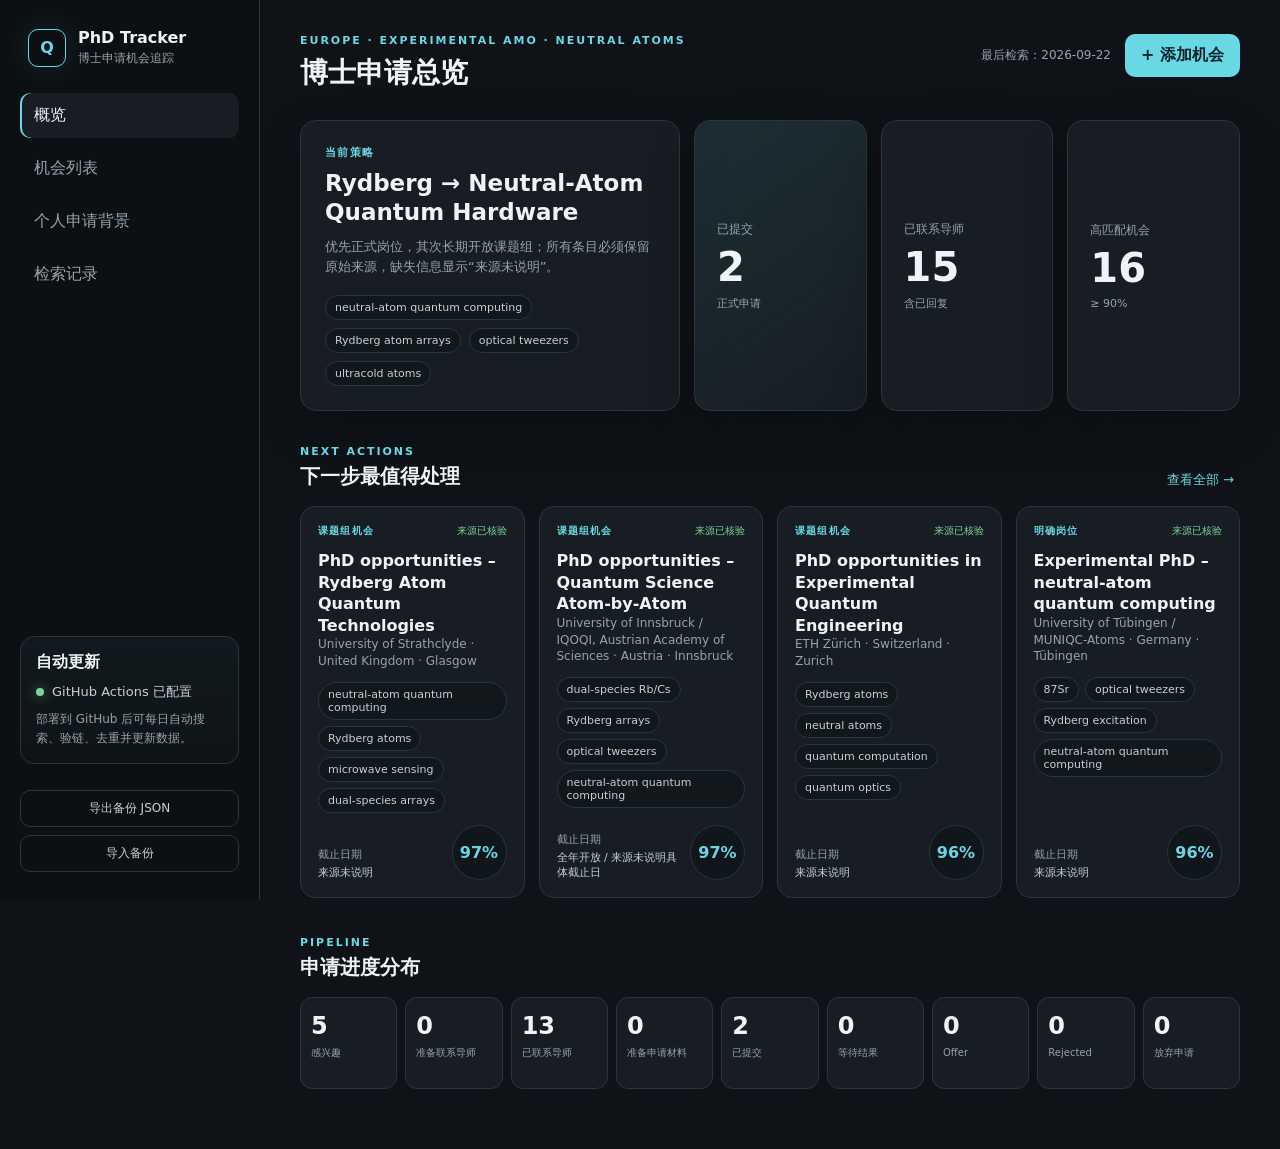
<file: index.html>
<!DOCTYPE html>
<html lang="zh-CN">
<head>
  <meta charset="UTF-8" />
  <meta name="viewport" content="width=device-width, initial-scale=1.0" />
  <title>博士申请机会追踪网站</title>
  <meta name="description" content="欧洲实验物理 / 中性原子量子计算 PhD 机会追踪与申请进度管理" />
  <link rel="stylesheet" href="styles.css" />
</head>
<body>
  <div class="shell">
    <aside class="sidebar">
      <div class="brand">
        <div class="brand-mark">Q</div>
        <div>
          <div class="brand-title">PhD Tracker</div>
          <div class="brand-sub">博士申请机会追踪</div>
        </div>
      </div>

      <nav class="nav">
        <button class="nav-item active" data-view="dashboard">概览</button>
        <button class="nav-item" data-view="opportunities">机会列表</button>
        <button class="nav-item" data-view="profile">个人申请背景</button>
        <button class="nav-item" data-view="history">检索记录</button>
      </nav>

      <div class="side-card">
        <div class="side-card-title">自动更新</div>
        <div class="status-line"><span class="dot ok"></span><span>GitHub Actions 已配置</span></div>
        <div class="side-card-copy">部署到 GitHub 后可每日自动搜索、验链、去重并更新数据。</div>
      </div>

      <div class="side-actions">
        <button id="exportBtn" class="ghost-btn">导出备份 JSON</button>
        <label class="ghost-btn file-label">导入备份<input id="importInput" type="file" accept="application/json" /></label>
      </div>
    </aside>

    <main class="main">
      <header class="topbar">
        <div>
          <div class="eyebrow">EUROPE · EXPERIMENTAL AMO · NEUTRAL ATOMS</div>
          <h1 id="pageTitle">博士申请总览</h1>
        </div>
        <div class="top-actions">
          <div class="last-sync" id="lastSync">最后检索：—</div>
          <button id="addOpportunityBtn" class="primary-btn">+ 添加机会</button>
        </div>
      </header>

      <section id="dashboardView" class="view active-view">
        <div class="hero-grid">
          <div class="hero-card">
            <div class="hero-label">当前策略</div>
            <div class="hero-title">Rydberg → Neutral-Atom Quantum Hardware</div>
            <div class="hero-copy">优先正式岗位，其次长期开放课题组；所有条目必须保留原始来源，缺失信息显示“来源未说明”。</div>
            <div class="hero-tags" id="heroTags"></div>
          </div>
          <div class="metric-card accent">
            <div class="metric-label">已提交</div>
            <div class="metric-value" id="submittedCount">0</div>
            <div class="metric-sub">正式申请</div>
          </div>
          <div class="metric-card">
            <div class="metric-label">已联系导师</div>
            <div class="metric-value" id="contactedCount">0</div>
            <div class="metric-sub">含已回复</div>
          </div>
          <div class="metric-card">
            <div class="metric-label">高匹配机会</div>
            <div class="metric-value" id="highMatchCount">0</div>
            <div class="metric-sub">≥ 90%</div>
          </div>
        </div>

        <div class="section-head">
          <div>
            <div class="section-kicker">NEXT ACTIONS</div>
            <h2>下一步最值得处理</h2>
          </div>
          <button class="text-btn" data-go="opportunities">查看全部 →</button>
        </div>
        <div id="priorityGrid" class="card-grid compact-grid"></div>

        <div class="section-head second">
          <div>
            <div class="section-kicker">PIPELINE</div>
            <h2>申请进度分布</h2>
          </div>
        </div>
        <div id="pipeline" class="pipeline"></div>
      </section>

      <section id="opportunitiesView" class="view">
        <div class="toolbar">
          <div class="search-wrap">
            <input id="searchInput" type="search" placeholder="搜索项目、学校、导师、方向…" />
          </div>
          <select id="statusFilter">
            <option value="">全部状态</option>
          </select>
          <select id="countryFilter"><option value="">全部国家</option></select>
          <select id="typeFilter"><option value="">全部类型</option></select>
          <select id="matchFilter">
            <option value="">全部匹配度</option>
            <option value="90">≥ 90%</option>
            <option value="80">≥ 80%</option>
            <option value="70">≥ 70%</option>
          </select>
        </div>
        <div class="result-meta"><span id="resultCount">0</span> 个机会</div>
        <div id="opportunityGrid" class="card-grid"></div>
      </section>

      <section id="profileView" class="view">
        <div class="profile-layout">
          <form id="profileForm" class="panel form-panel">
            <div class="panel-head">
              <div>
                <div class="section-kicker">MATCHING PROFILE</div>
                <h2>个人申请背景</h2>
              </div>
              <button type="submit" class="primary-btn">保存并重算匹配</button>
            </div>
            <div class="form-grid">
              <label>申请类型<textarea id="applicationType" rows="2"></textarea></label>
              <label>研究方向（每行一个）<textarea id="researchDirections" rows="5"></textarea></label>
              <label>检索关键词（每行一个）<textarea id="keywords" rows="6"></textarea></label>
              <label>教育背景<textarea id="educationBackground" rows="5"></textarea></label>
              <label class="full">科研经历<textarea id="researchExperience" rows="7"></textarea></label>
              <label>目标国家/地区（每行一个）<textarea id="targetRegions" rows="5"></textarea></label>
              <label>目标学校、实验室和导师（每行一个）<textarea id="targetGroups" rows="5"></textarea></label>
              <label class="full">重点关注或参考网站（每行一个）<textarea id="referenceSites" rows="6"></textarea></label>
            </div>
          </form>

          <aside class="panel profile-note">
            <div class="section-kicker">SCORING RULE</div>
            <h3>匹配度如何计算</h3>
            <p>本地页面会根据研究方向、关键词、目标地区和目标课题组进行透明的规则评分。每日检索脚本也使用同一套关键词体系。</p>
            <ul>
              <li>研究关键词重合度</li>
              <li>中性原子 / Rydberg / tweezer 核心词额外加权</li>
              <li>实验 AMO / laser / optics / hardware 与现有技能重合</li>
              <li>目标地区与目标组命中</li>
            </ul>
            <div class="warning">注意：自动评分只用于排序，不代表导师录取概率。</div>
          </aside>
        </div>
      </section>

      <section id="historyView" class="view">
        <div class="panel">
          <div class="panel-head">
            <div>
              <div class="section-kicker">DAILY SEARCH LOG</div>
              <h2>每日检索记录</h2>
            </div>
          </div>
          <div id="historyList" class="history-list"></div>
        </div>
      </section>
    </main>
  </div>

  <div id="detailModal" class="modal hidden">
    <div class="modal-backdrop" data-close-modal></div>
    <div class="modal-card large">
      <button class="modal-close" data-close-modal>×</button>
      <div id="detailContent"></div>
    </div>
  </div>

  <div id="addModal" class="modal hidden">
    <div class="modal-backdrop" data-close-add></div>
    <div class="modal-card">
      <button class="modal-close" data-close-add>×</button>
      <div class="section-kicker">MANUAL ENTRY</div>
      <h2>添加机会</h2>
      <form id="addForm" class="add-form">
        <label>项目名称<input name="title" required /></label>
        <label>学校 / 研究机构<input name="institution" required /></label>
        <div class="two-col">
          <label>国家<input name="country" /></label>
          <label>城市<input name="city" /></label>
        </div>
        <label>导师 / 实验室<input name="supervisor_lab" /></label>
        <label>研究方向（逗号分隔）<input name="research_direction" /></label>
        <label>截止日期<input name="deadline" placeholder="例如 2027-01-15；未知则留空" /></label>
        <label>原始来源链接<input name="source_url" type="url" required /></label>
        <label>备注<textarea name="status_note" rows="4"></textarea></label>
        <button class="primary-btn" type="submit">保存</button>
      </form>
    </div>
  </div>

  <script src="data/profile.js"></script>
  <script src="data/opportunities.js"></script>
  <script src="data/search_log.js"></script>
  <script src="app.js"></script>
</body>
</html>
</file>
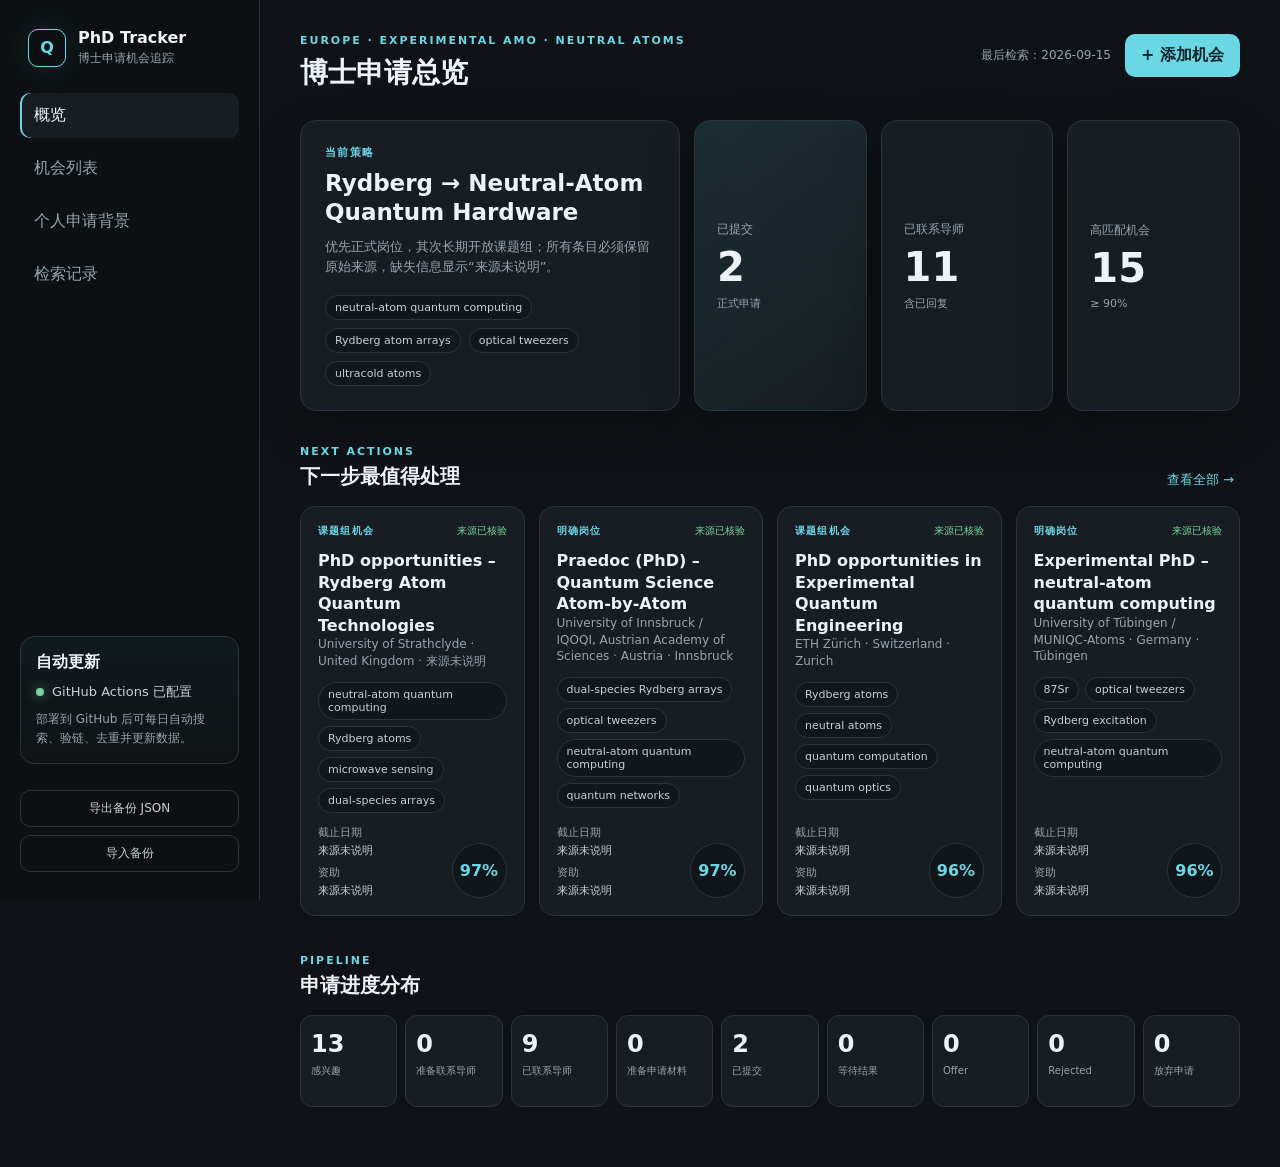
<file: PhD_Tracker_2026-09-15.html>
<!DOCTYPE html>
<html lang="zh-CN">
<head>
  <meta charset="UTF-8" />
  <meta name="viewport" content="width=device-width, initial-scale=1.0" />
  <title>博士申请机会追踪网站</title>
  <meta name="description" content="欧洲实验物理 / 中性原子量子计算 PhD 机会追踪与申请进度管理" />
  <style>
:root {
  --bg: #0f1317;
  --panel: #171d22;
  --panel-2: #1d252b;
  --line: #2a353d;
  --text: #edf3f6;
  --muted: #96a4ad;
  --soft: #c6d0d5;
  --accent: #6ad7e5;
  --accent-2: #f59e5b;
  --good: #78d59b;
  --warn: #f1c76d;
  --bad: #ee7b7b;
  --shadow: 0 18px 50px rgba(0,0,0,.24);
}
*{box-sizing:border-box}
html{background:var(--bg)}
body{margin:0;font-family:Inter,"PingFang SC","Microsoft YaHei",system-ui,-apple-system,sans-serif;background:var(--bg);color:var(--text)}
button,input,select,textarea{font:inherit}
button{cursor:pointer}
a{color:inherit}
.shell{min-height:100vh;display:grid;grid-template-columns:260px 1fr}
.sidebar{position:sticky;top:0;height:100vh;padding:28px 20px;border-right:1px solid var(--line);background:#0c1013;display:flex;flex-direction:column;gap:26px}
.brand{display:flex;align-items:center;gap:12px;padding:0 8px}.brand-mark{width:38px;height:38px;border:1px solid var(--accent);display:grid;place-items:center;font-weight:800;color:var(--accent);border-radius:10px;box-shadow:0 0 28px rgba(106,215,229,.12)}
.brand-title{font-size:16px;font-weight:750}.brand-sub{font-size:12px;color:var(--muted);margin-top:3px}
.nav{display:grid;gap:8px}.nav-item{border:0;background:transparent;color:var(--muted);text-align:left;padding:12px 14px;border-radius:10px}.nav-item:hover,.nav-item.active{background:var(--panel);color:var(--text)}.nav-item.active{box-shadow:inset 2px 0 var(--accent)}
.side-card{margin-top:auto;border:1px solid var(--line);border-radius:14px;padding:15px;background:linear-gradient(180deg,rgba(106,215,229,.05),rgba(255,255,255,.01))}.side-card-title{font-weight:700;margin-bottom:10px}.status-line{display:flex;gap:8px;align-items:center;font-size:13px;color:var(--soft)}.dot{width:8px;height:8px;border-radius:50%;background:var(--muted)}.dot.ok{background:var(--good);box-shadow:0 0 12px rgba(120,213,155,.6)}.side-card-copy{font-size:12px;line-height:1.6;color:var(--muted);margin-top:9px}.side-actions{display:grid;gap:8px}.ghost-btn,.file-label{border:1px solid var(--line);background:transparent;color:var(--soft);border-radius:10px;padding:9px 12px;text-align:center;font-size:12px}.file-label input{display:none}
.main{padding:34px 40px 60px;min-width:0}.topbar{display:flex;justify-content:space-between;align-items:flex-start;gap:20px;margin-bottom:28px}.eyebrow,.section-kicker{font-size:11px;letter-spacing:.18em;color:var(--accent);font-weight:800}.topbar h1{font-size:28px;margin:7px 0 0}.top-actions{display:flex;align-items:center;gap:14px}.last-sync{color:var(--muted);font-size:12px}.primary-btn{border:0;border-radius:10px;padding:11px 16px;background:var(--accent);color:#06242a;font-weight:800}.primary-btn:hover{filter:brightness(1.05)}
.view{display:none}.active-view{display:block}
.hero-grid{display:grid;grid-template-columns:2.2fr repeat(3,1fr);gap:14px}.hero-card,.metric-card,.panel{background:var(--panel);border:1px solid var(--line);border-radius:16px;box-shadow:var(--shadow)}.hero-card{padding:24px}.hero-label{font-size:11px;color:var(--accent);font-weight:800;letter-spacing:.13em}.hero-title{font-size:23px;font-weight:800;line-height:1.25;margin-top:9px}.hero-copy{color:var(--muted);line-height:1.6;font-size:13px;margin-top:10px}.hero-tags{display:flex;gap:8px;flex-wrap:wrap;margin-top:17px}.mini-tag,.tag{border:1px solid var(--line);background:#11171b;color:var(--soft);border-radius:999px;padding:5px 9px;font-size:11px}.metric-card{padding:22px;min-height:150px;display:flex;flex-direction:column;justify-content:center}.metric-card.accent{background:linear-gradient(145deg,rgba(106,215,229,.14),var(--panel))}.metric-label{font-size:12px;color:var(--muted)}.metric-value{font-size:40px;font-weight:850;margin:6px 0}.metric-sub{font-size:11px;color:var(--muted)}
.section-head{display:flex;align-items:end;justify-content:space-between;margin:34px 0 16px}.section-head.second{margin-top:38px}.section-head h2,.panel-head h2{margin:5px 0 0;font-size:20px}.text-btn{border:0;background:transparent;color:var(--accent);font-size:13px}
.card-grid{display:grid;grid-template-columns:repeat(3,minmax(0,1fr));gap:14px}.compact-grid{grid-template-columns:repeat(4,minmax(0,1fr))}.opp-card{border:1px solid var(--line);border-radius:15px;background:var(--panel);padding:17px;display:flex;flex-direction:column;gap:12px;min-width:0;transition:.2s}.opp-card:hover{transform:translateY(-2px);border-color:#3a4c57}.card-top{display:flex;justify-content:space-between;gap:12px}.card-type{font-size:10px;color:var(--accent);font-weight:800;letter-spacing:.12em}.verify{font-size:10px;color:var(--muted)}.verify.ok{color:var(--good)}.opp-title{font-size:16px;font-weight:780;line-height:1.35}.inst{font-size:12px;color:var(--muted);line-height:1.4}.tag-row{display:flex;gap:6px;flex-wrap:wrap}.card-meta{display:grid;grid-template-columns:1fr auto;gap:10px;align-items:end;margin-top:auto}.deadline{font-size:11px;color:var(--soft)}.deadline span{display:block;color:var(--muted);margin-bottom:3px}.match-badge{min-width:55px;height:55px;border-radius:50%;border:1px solid var(--line);display:grid;place-items:center;font-weight:850;color:var(--accent);background:#10161a}.status-select{width:100%;border:1px solid var(--line);background:#10161a;color:var(--text);border-radius:9px;padding:8px 9px}.card-actions{display:flex;gap:8px}.card-actions button{flex:1;border:1px solid var(--line);background:#11171b;color:var(--soft);padding:8px;border-radius:9px}.source-btn{text-decoration:none;border:1px solid var(--line);background:#11171b;color:var(--soft);padding:8px 10px;border-radius:9px;font-size:12px;text-align:center}
.toolbar{display:grid;grid-template-columns:2.2fr repeat(4,1fr);gap:10px}.toolbar input,.toolbar select,.form-panel input,.form-panel textarea,.add-form input,.add-form textarea{width:100%;border:1px solid var(--line);background:#11171b;color:var(--text);border-radius:10px;padding:11px 12px;outline:none}.toolbar input:focus,.form-panel textarea:focus,.add-form input:focus,.add-form textarea:focus{border-color:var(--accent)}.toolbar select{border:1px solid var(--line);background:#11171b;color:var(--text);border-radius:10px;padding:10px}.result-meta{font-size:12px;color:var(--muted);margin:14px 0}
.pipeline{display:grid;grid-template-columns:repeat(9,1fr);gap:8px}.pipe-item{background:var(--panel);border:1px solid var(--line);border-radius:12px;padding:14px 10px;min-height:92px}.pipe-count{font-size:24px;font-weight:850}.pipe-label{font-size:10px;color:var(--muted);line-height:1.3;margin-top:6px}
.profile-layout{display:grid;grid-template-columns:minmax(0,1fr) 320px;gap:16px}.panel{padding:22px}.panel-head{display:flex;justify-content:space-between;align-items:flex-start;gap:20px;margin-bottom:22px}.form-grid{display:grid;grid-template-columns:1fr 1fr;gap:16px}.form-grid .full{grid-column:1/-1}.form-panel label,.add-form label{display:block;font-size:12px;color:var(--soft)}.form-panel textarea,.add-form input,.add-form textarea{margin-top:7px;resize:vertical;line-height:1.55}.profile-note h3{font-size:18px;margin:7px 0 10px}.profile-note p,.profile-note li{font-size:13px;color:var(--muted);line-height:1.65}.profile-note ul{padding-left:18px}.warning{font-size:12px;color:var(--warn);border:1px solid rgba(241,199,109,.26);background:rgba(241,199,109,.05);padding:10px;border-radius:10px;margin-top:16px}
.history-list{display:grid;gap:10px}.history-row{border:1px solid var(--line);background:#11171b;border-radius:12px;padding:14px;display:grid;grid-template-columns:120px 100px 100px 100px 1fr;gap:12px;align-items:center}.history-date{font-weight:800}.history-stat{font-size:12px;color:var(--soft)}.history-stat strong{color:var(--accent);font-size:16px}.history-note{font-size:12px;color:var(--muted)}
.modal{position:fixed;inset:0;z-index:50;display:grid;place-items:center;padding:24px}.modal.hidden{display:none}.modal-backdrop{position:absolute;inset:0;background:rgba(0,0,0,.72);backdrop-filter:blur(4px)}.modal-card{position:relative;width:min(680px,96vw);max-height:90vh;overflow:auto;background:var(--panel);border:1px solid var(--line);border-radius:18px;padding:26px;box-shadow:0 28px 90px rgba(0,0,0,.5)}.modal-card.large{width:min(900px,96vw)}.modal-close{position:absolute;right:15px;top:12px;border:0;background:transparent;color:var(--muted);font-size:28px}.detail-title{font-size:27px;line-height:1.25;margin:8px 40px 8px 0}.detail-sub{color:var(--muted);font-size:13px}.detail-grid{display:grid;grid-template-columns:1fr 1fr;gap:12px;margin:22px 0}.detail-box{border:1px solid var(--line);background:#11171b;border-radius:12px;padding:14px}.detail-box .k{font-size:10px;color:var(--muted);letter-spacing:.1em}.detail-box .v{font-size:13px;line-height:1.55;margin-top:5px}.detail-section{margin-top:20px}.detail-section h3{font-size:13px;color:var(--accent);letter-spacing:.08em;text-transform:uppercase}.detail-section p{font-size:13px;line-height:1.7;color:var(--soft)}.source-link{display:inline-flex;margin-top:10px;text-decoration:none;color:#06242a;background:var(--accent);font-size:12px;font-weight:800;padding:10px 12px;border-radius:9px}.two-col{display:grid;grid-template-columns:1fr 1fr;gap:12px}.add-form{display:grid;gap:13px;margin-top:20px}
.empty{grid-column:1/-1;border:1px dashed var(--line);border-radius:14px;padding:36px;text-align:center;color:var(--muted)}
@media (max-width:1200px){.hero-grid{grid-template-columns:1.6fr 1fr 1fr}.hero-grid .metric-card:last-child{display:none}.card-grid{grid-template-columns:repeat(2,minmax(0,1fr))}.compact-grid{grid-template-columns:repeat(2,minmax(0,1fr))}.toolbar{grid-template-columns:1fr 1fr 1fr}.search-wrap{grid-column:1/-1}.pipeline{grid-template-columns:repeat(5,1fr)}}
@media (max-width:860px){.shell{display:block}.sidebar{position:relative;height:auto;border-right:0;border-bottom:1px solid var(--line)}.nav{grid-template-columns:repeat(4,1fr)}.nav-item{text-align:center}.side-card,.side-actions{display:none}.main{padding:24px 16px 50px}.topbar{display:block}.top-actions{margin-top:14px;justify-content:space-between}.hero-grid,.profile-layout{grid-template-columns:1fr}.card-grid,.compact-grid{grid-template-columns:1fr}.toolbar{grid-template-columns:1fr 1fr}.search-wrap{grid-column:1/-1}.pipeline{grid-template-columns:repeat(3,1fr)}.form-grid{grid-template-columns:1fr}.form-grid .full{grid-column:auto}.history-row{grid-template-columns:1fr 1fr}.history-note{grid-column:1/-1}.detail-grid{grid-template-columns:1fr}}

</style>
</head>
<body>
  <div class="shell">
    <aside class="sidebar">
      <div class="brand">
        <div class="brand-mark">Q</div>
        <div>
          <div class="brand-title">PhD Tracker</div>
          <div class="brand-sub">博士申请机会追踪</div>
        </div>
      </div>

      <nav class="nav">
        <button class="nav-item active" data-view="dashboard">概览</button>
        <button class="nav-item" data-view="opportunities">机会列表</button>
        <button class="nav-item" data-view="profile">个人申请背景</button>
        <button class="nav-item" data-view="history">检索记录</button>
      </nav>

      <div class="side-card">
        <div class="side-card-title">自动更新</div>
        <div class="status-line"><span class="dot ok"></span><span>GitHub Actions 已配置</span></div>
        <div class="side-card-copy">部署到 GitHub 后可每日自动搜索、验链、去重并更新数据。</div>
      </div>

      <div class="side-actions">
        <button id="exportBtn" class="ghost-btn">导出备份 JSON</button>
        <label class="ghost-btn file-label">导入备份<input id="importInput" type="file" accept="application/json" /></label>
      </div>
    </aside>

    <main class="main">
      <header class="topbar">
        <div>
          <div class="eyebrow">EUROPE · EXPERIMENTAL AMO · NEUTRAL ATOMS</div>
          <h1 id="pageTitle">博士申请总览</h1>
        </div>
        <div class="top-actions">
          <div class="last-sync" id="lastSync">最后检索：—</div>
          <button id="addOpportunityBtn" class="primary-btn">+ 添加机会</button>
        </div>
      </header>

      <section id="dashboardView" class="view active-view">
        <div class="hero-grid">
          <div class="hero-card">
            <div class="hero-label">当前策略</div>
            <div class="hero-title">Rydberg → Neutral-Atom Quantum Hardware</div>
            <div class="hero-copy">优先正式岗位，其次长期开放课题组；所有条目必须保留原始来源，缺失信息显示“来源未说明”。</div>
            <div class="hero-tags" id="heroTags"></div>
          </div>
          <div class="metric-card accent">
            <div class="metric-label">已提交</div>
            <div class="metric-value" id="submittedCount">0</div>
            <div class="metric-sub">正式申请</div>
          </div>
          <div class="metric-card">
            <div class="metric-label">已联系导师</div>
            <div class="metric-value" id="contactedCount">0</div>
            <div class="metric-sub">含已回复</div>
          </div>
          <div class="metric-card">
            <div class="metric-label">高匹配机会</div>
            <div class="metric-value" id="highMatchCount">0</div>
            <div class="metric-sub">≥ 90%</div>
          </div>
        </div>

        <div class="section-head">
          <div>
            <div class="section-kicker">NEXT ACTIONS</div>
            <h2>下一步最值得处理</h2>
          </div>
          <button class="text-btn" data-go="opportunities">查看全部 →</button>
        </div>
        <div id="priorityGrid" class="card-grid compact-grid"></div>

        <div class="section-head second">
          <div>
            <div class="section-kicker">PIPELINE</div>
            <h2>申请进度分布</h2>
          </div>
        </div>
        <div id="pipeline" class="pipeline"></div>
      </section>

      <section id="opportunitiesView" class="view">
        <div class="toolbar">
          <div class="search-wrap">
            <input id="searchInput" type="search" placeholder="搜索项目、学校、导师、方向…" />
          </div>
          <select id="statusFilter">
            <option value="">全部状态</option>
          </select>
          <select id="countryFilter"><option value="">全部国家</option></select>
          <select id="typeFilter"><option value="">全部类型</option></select>
          <select id="matchFilter">
            <option value="">全部匹配度</option>
            <option value="90">≥ 90%</option>
            <option value="80">≥ 80%</option>
            <option value="70">≥ 70%</option>
          </select>
        </div>
        <div class="result-meta"><span id="resultCount">0</span> 个机会</div>
        <div id="opportunityGrid" class="card-grid"></div>
      </section>

      <section id="profileView" class="view">
        <div class="profile-layout">
          <form id="profileForm" class="panel form-panel">
            <div class="panel-head">
              <div>
                <div class="section-kicker">MATCHING PROFILE</div>
                <h2>个人申请背景</h2>
              </div>
              <button type="submit" class="primary-btn">保存并重算匹配</button>
            </div>
            <div class="form-grid">
              <label>申请类型<textarea id="applicationType" rows="2"></textarea></label>
              <label>研究方向（每行一个）<textarea id="researchDirections" rows="5"></textarea></label>
              <label>检索关键词（每行一个）<textarea id="keywords" rows="6"></textarea></label>
              <label>教育背景<textarea id="educationBackground" rows="5"></textarea></label>
              <label class="full">科研经历<textarea id="researchExperience" rows="7"></textarea></label>
              <label>目标国家/地区（每行一个）<textarea id="targetRegions" rows="5"></textarea></label>
              <label>目标学校、实验室和导师（每行一个）<textarea id="targetGroups" rows="5"></textarea></label>
              <label class="full">重点关注或参考网站（每行一个）<textarea id="referenceSites" rows="6"></textarea></label>
            </div>
          </form>

          <aside class="panel profile-note">
            <div class="section-kicker">SCORING RULE</div>
            <h3>匹配度如何计算</h3>
            <p>本地页面会根据研究方向、关键词、目标地区和目标课题组进行透明的规则评分。每日检索脚本也使用同一套关键词体系。</p>
            <ul>
              <li>研究关键词重合度</li>
              <li>中性原子 / Rydberg / tweezer 核心词额外加权</li>
              <li>实验 AMO / laser / optics / hardware 与现有技能重合</li>
              <li>目标地区与目标组命中</li>
            </ul>
            <div class="warning">注意：自动评分只用于排序，不代表导师录取概率。</div>
          </aside>
        </div>
      </section>

      <section id="historyView" class="view">
        <div class="panel">
          <div class="panel-head">
            <div>
              <div class="section-kicker">DAILY SEARCH LOG</div>
              <h2>每日检索记录</h2>
            </div>
          </div>
          <div id="historyList" class="history-list"></div>
        </div>
      </section>
    </main>
  </div>

  <div id="detailModal" class="modal hidden">
    <div class="modal-backdrop" data-close-modal></div>
    <div class="modal-card large">
      <button class="modal-close" data-close-modal>×</button>
      <div id="detailContent"></div>
    </div>
  </div>

  <div id="addModal" class="modal hidden">
    <div class="modal-backdrop" data-close-add></div>
    <div class="modal-card">
      <button class="modal-close" data-close-add>×</button>
      <div class="section-kicker">MANUAL ENTRY</div>
      <h2>添加机会</h2>
      <form id="addForm" class="add-form">
        <label>项目名称<input name="title" required /></label>
        <label>学校 / 研究机构<input name="institution" required /></label>
        <div class="two-col">
          <label>国家<input name="country" /></label>
          <label>城市<input name="city" /></label>
        </div>
        <label>导师 / 实验室<input name="supervisor_lab" /></label>
        <label>研究方向（逗号分隔）<input name="research_direction" /></label>
        <label>截止日期<input name="deadline" placeholder="例如 2027-01-15；未知则留空" /></label>
        <label>原始来源链接<input name="source_url" type="url" required /></label>
        <label>备注<textarea name="status_note" rows="4"></textarea></label>
        <button class="primary-btn" type="submit">保存</button>
      </form>
    </div>
  </div>

  <script>
window.SEED_PROFILE = {
  "application_type": "欧洲全奖/岗位制实验物理 PhD，优先 2027 入学",
  "research_directions": [
    "neutral-atom quantum computing",
    "Rydberg atom arrays",
    "optical tweezers",
    "ultracold atoms",
    "Rydberg-mediated quantum gates",
    "quantum hardware",
    "atom-photon interfaces",
    "quantum sensing"
  ],
  "keywords": [
    "Rydberg",
    "neutral atom",
    "optical tweezer",
    "ultracold atom",
    "quantum computing",
    "quantum processor",
    "atom array",
    "quantum hardware",
    "laser cooling",
    "quantum simulation",
    "atomic physics",
    "AMO"
  ],
  "education_background": "Physics Master's student; expected graduation 2027. Experimental atomic physics background.",
  "research_experience": "Rb Rydberg EIT and Autler-Townes spectroscopy; 780/480 nm laser systems; laser frequency stabilization; free-space optical alignment and polarization control; Rydberg atom-microwave interactions; atomic superheterodyne microwave-field measurement; open Fabry-Pérot microwave resonator; HFSS/VNA; optical/RF hardware integration and quantitative analysis.",
  "target_regions": [
    "Germany",
    "Switzerland",
    "Netherlands",
    "France",
    "Austria",
    "United Kingdom",
    "Italy",
    "Denmark",
    "Sweden"
  ],
  "target_groups": [
    "ETH Zürich Experimental Quantum Engineering",
    "MPQ / LMU neutral-atom groups",
    "University of Stuttgart Rydberg Quantum Computing",
    "MUNIQC-Atoms",
    "University of Strathclyde Rydberg Atom Quantum Technologies"
  ],
  "reference_sites": [
    "https://euraxess.ec.europa.eu/jobs",
    "https://www.academictransfer.com/en/",
    "https://academicpositions.com/",
    "https://www.findaphd.com/",
    "official university/research-group vacancy pages"
  ]
};

window.SEED_OPPORTUNITIES = [
  {
    "id": "tue-kat1-phd-2026",
    "type": "明确岗位",
    "title": "PhD in photonic integration and qubit hardware development for quantum computing",
    "institution": "Eindhoven University of Technology (TU/e)",
    "country": "Netherlands",
    "city": "Eindhoven",
    "supervisor_lab": "Servaas Kokkelmans / CQT / KAT-1",
    "research_direction": [
      "neutral-atom quantum computing",
      "Rydberg interactions",
      "Rb/Sr",
      "integrated photonics",
      "quantum hardware"
    ],
    "deadline": "2026-09-30",
    "first_found": "2026-09-12",
    "match_score": 96,
    "open_state": "开放",
    "application_status": "已提交",
    "status_note": "已完成套磁并通过 Grade/Varbi 正式提交。",
    "description": "TU/e 的超冷原子实验室正在开发基于 Rydberg 相互作用的中性原子量子计算平台，岗位聚焦量子比特硬件开发与集成光子学。",
    "requirements": "正式岗位页面要求以申请系统为准；已完成申请。",
    "source_url": "https://tue.varbi.com/pl/what%3Ajob/jobID%3A963525/",
    "source_name": "TU/e official vacancy",
    "source_verified": true,
    "last_checked": "2026-09-15",
    "contact_email": "s.kokkelmans@tue.nl",
    "application_url": "https://tue.varbi.com/en/apply/positionquick/963525/",
    "funding": "€3,204–€4,051/月（官方岗位公布区间）",
    "duration": "来源未说明",
    "platform": "TU/e Coherence and Quantum Technology (CQT) / KAT-1"
  },
  {
    "id": "eth-viebahn-aqp-2026",
    "type": "明确岗位",
    "title": "Doctoral Position in neutral-atom quantum computing",
    "institution": "ETH Zürich",
    "country": "Switzerland",
    "city": "Zurich",
    "supervisor_lab": "Konrad Viebahn / Atom Quantum Processing (AQP)",
    "research_direction": [
      "ultracold neutral atoms",
      "Rb-85",
      "optical lattices",
      "collisional gates",
      "quantum computing"
    ],
    "deadline": "滚动至招满",
    "first_found": "2026-09-12",
    "match_score": 91,
    "open_state": "开放",
    "application_status": "已提交",
    "status_note": "已套磁并完成 ETH 正式申请。",
    "description": "建设新的超冷 Rb 原子量子处理实验室，涵盖激光冷却、俘获、成像、UHV 与实验控制。",
    "requirements": "MSc 或接近完成；实验/量子工程相关背景；申请材料包括 1 页 cover letter、CV、成绩单及两位推荐人联系方式。",
    "source_url": "https://www.jobs.ethz.ch/job/view/JOPG_ethz_VICQKrWgFLEoyEPTP7",
    "source_name": "ETH Zürich official jobs",
    "source_verified": true,
    "last_checked": "2026-09-15",
    "contact_email": "viebahnk@phys.ethz.ch",
    "application_url": "https://www.jobs.ethz.ch/job/view/JOPG_ethz_VICQKrWgFLEoyEPTP7",
    "funding": "ETH 博士雇员制；该岗位页未记录具体薪资数值",
    "duration": "固定期限；具体年限以官方岗位/合同为准",
    "platform": "ETH Institute for Quantum Electronics / D-PHYS · Atom Quantum Processing"
  },
  {
    "id": "eth-xu-eqe-group",
    "type": "课题组机会",
    "title": "PhD opportunities in Experimental Quantum Engineering",
    "institution": "ETH Zürich",
    "country": "Switzerland",
    "city": "Zurich",
    "supervisor_lab": "Wenchao Xu / Experimental Quantum Engineering",
    "research_direction": [
      "Rydberg atoms",
      "neutral atoms",
      "quantum computation",
      "quantum optics",
      "quantum hardware"
    ],
    "deadline": "来源未说明",
    "first_found": "2026-09-12",
    "match_score": 96,
    "open_state": "开放",
    "application_status": "已联系导师",
    "status_note": "已发送套磁邮件。官网要求 PhD applicant 邮件提供动机说明、最新版 CV（含 2–3 位推荐人及 publication list）和成绩单。",
    "description": "EQE 组欢迎相关领域 PhD 申请者，实验 AMO、电子电路/光学系统设计、量子光学与编程经验均为加分项。",
    "requirements": "Brief motivation; up-to-date CV with 2–3 references and publication list if applicable; academic transcript for PhD applicants.",
    "source_url": "https://eqe.ethz.ch/the-group/open-positions/open-position-phd.html",
    "source_name": "ETH EQE official open positions",
    "source_verified": true,
    "last_checked": "2026-09-12",
    "contact_email": "wencxu@phys.ethz.ch",
    "application_url": "mailto:wencxu@phys.ethz.ch",
    "funding": "来源未说明",
    "duration": "来源未说明",
    "platform": "ETH Experimental Quantum Engineering · Rydberg / neutral atoms / quantum interconnects"
  },
  {
    "id": "mpq-foelling-rydyb",
    "type": "明确岗位",
    "title": "PhD position – Ryd-Yb tweezer array",
    "institution": "Max Planck Institute of Quantum Optics / LMU",
    "country": "Germany",
    "city": "来源未说明",
    "supervisor_lab": "Simon Fölling / Ryd-Yb tweezer array",
    "research_direction": [
      "171Yb",
      "optical tweezers",
      "Rydberg interactions",
      "quantum computing",
      "quantum simulation"
    ],
    "deadline": "来源未说明",
    "first_found": "2026-09-12",
    "match_score": 95,
    "open_state": "开放",
    "application_status": "已联系导师",
    "status_note": "已发送套磁邮件，附 CV + Research Summary。",
    "description": "新建 171Yb optical tweezer array 平台，通过 Rydberg 态诱导原子间相互作用，面向量子计算与量子模拟。",
    "requirements": "来源未说明",
    "source_url": "https://www.mpq.mpg.de/6859879/ryd-yb-tweezer-array",
    "source_name": "MPQ official project page",
    "source_verified": true,
    "last_checked": "2026-09-12",
    "contact_email": "simon.foelling@lmu.de",
    "application_url": "https://www.mpq.mpg.de/6859879/ryd-yb-tweezer-array",
    "funding": "来源未说明",
    "duration": "来源未说明",
    "platform": "MPQ / LMU · 171Yb optical tweezers + Rydberg"
  },
  {
    "id": "mpq-aidelsburger-yb",
    "type": "明确岗位",
    "title": "PhD position – Yb hybrid tweezer-lattice",
    "institution": "Max Planck Institute of Quantum Optics / LMU",
    "country": "Germany",
    "city": "来源未说明",
    "supervisor_lab": "Monika Aidelsburger / Yb hybrid tweezer-lattice",
    "research_direction": [
      "ultracold Yb",
      "optical tweezers",
      "optical lattices",
      "quantum simulation",
      "lattice gauge theories"
    ],
    "deadline": "来源未说明",
    "first_found": "2026-09-12",
    "match_score": 86,
    "open_state": "开放",
    "application_status": "已联系导师",
    "status_note": "已发送套磁邮件。",
    "description": "面向超冷费米 Yb 的量子模拟实验平台，将 optical lattice 与 tweezer array 结合实现局域控制。",
    "requirements": "来源未说明",
    "source_url": "https://www.mpq.mpg.de/6859312/yb-hybrid-tweezer-lattice",
    "source_name": "MPQ official project page",
    "source_verified": true,
    "last_checked": "2026-09-12"
  },
  {
    "id": "stuttgart-meinert-rydberg-qc",
    "type": "明确岗位",
    "title": "PhD openings – Rydberg Quantum Computer",
    "institution": "University of Stuttgart",
    "country": "Germany",
    "city": "Stuttgart",
    "supervisor_lab": "Florian Meinert / Tilman Pfau",
    "research_direction": [
      "Rydberg atoms",
      "optical tweezers",
      "neutral-atom quantum computing",
      "active optics",
      "control engineering"
    ],
    "deadline": "来源未说明",
    "first_found": "2026-09-12",
    "match_score": 94,
    "open_state": "开放",
    "application_status": "已联系导师",
    "status_note": "已向 Florian Meinert 发送套磁邮件。",
    "description": "项目目标是实现数百个独立控制 Rydberg 原子的量子计算演示机，官网明确有 PhD/Postdoc openings。",
    "requirements": "偏好 atom trapping、complex control engineering 或 active optics 的强背景。",
    "source_url": "https://www.pi5.uni-stuttgart.de/research/rydberg-quantum-computer/",
    "source_name": "University of Stuttgart official group page",
    "source_verified": true,
    "last_checked": "2026-09-12",
    "contact_email": "f.meinert@physik.uni-stuttgart.de",
    "application_url": "https://www.pi5.uni-stuttgart.de/research/rydberg-quantum-computer/",
    "funding": "来源未说明",
    "duration": "来源未说明",
    "platform": "University of Stuttgart PI5 / QRYD · Rydberg quantum processor"
  },
  {
    "id": "mpq-zeiher-mqv-route",
    "type": "课题组机会",
    "title": "Potential PhD host via fellowship route",
    "institution": "LMU / Max Planck Institute of Quantum Optics",
    "country": "Germany",
    "city": "来源未说明",
    "supervisor_lab": "Johannes Zeiher",
    "research_direction": [
      "neutral atom arrays",
      "Rydberg interactions",
      "quantum computing",
      "quantum simulation"
    ],
    "deadline": "来源未说明",
    "first_found": "2026-09-12",
    "match_score": 90,
    "open_state": "暂无直接岗位",
    "application_status": "已联系导师",
    "status_note": "导师已回复：目前没有直接 position；建议关注 Munich Quantum Valley fellowship，获得 fellowship 后可能在其组读博。",
    "description": "这是导师回复形成的潜在 host 路线，不应视为当前公开 vacancy。",
    "requirements": "取决于 fellowship 官方要求；本条不自行推断。",
    "source_url": "https://www.munich-quantum-valley.de/education/doctoral-fellowships",
    "source_name": "Munich Quantum Valley fellowship",
    "source_verified": true,
    "last_checked": "2026-09-12"
  },
  {
    "id": "institut-optique-browaeys-group",
    "type": "课题组机会",
    "title": "Rydberg atom arrays / quantum simulation group inquiry",
    "institution": "Institut d'Optique / CNRS",
    "country": "France",
    "city": "来源未说明",
    "supervisor_lab": "Antoine Browaeys / Thierry Lahaye",
    "research_direction": [
      "Rb Rydberg arrays",
      "optical tweezers",
      "quantum simulation",
      "neutral atoms"
    ],
    "deadline": "来源未说明",
    "first_found": "2026-09-12",
    "match_score": 91,
    "open_state": "来源未说明",
    "application_status": "已联系导师",
    "status_note": "已发送套磁邮件；当前 tracker 未验证到明确 2027 PhD vacancy。",
    "description": "高匹配研究组机会；当前不把未验证的招生信息标成正式岗位。",
    "requirements": "来源未说明",
    "source_url": "https://www.lcf.institutoptique.fr/groupes/optique-quantique/thematiques/systemes-mesoscopiques-datomes-en-interaction",
    "source_name": "Institut d'Optique / LCF official research page",
    "source_verified": true,
    "last_checked": "2026-09-12"
  },
  {
    "id": "tuebingen-gross-muniqc",
    "type": "明确岗位",
    "title": "Experimental PhD – neutral-atom quantum computing",
    "institution": "University of Tübingen / MUNIQC-Atoms",
    "country": "Germany",
    "city": "Tübingen",
    "supervisor_lab": "Christian Groß / Quantum Many-Body Physics",
    "research_direction": [
      "87Sr",
      "optical tweezers",
      "Rydberg excitation",
      "neutral-atom quantum computing",
      "laser optics",
      "electronics"
    ],
    "deadline": "来源未说明",
    "first_found": "2026-09-12",
    "match_score": 96,
    "open_state": "开放",
    "application_status": "感兴趣",
    "status_note": "建议优先套磁。",
    "description": "MUNIQC-Atoms Tübingen 明确招聘 experimental physics PhD，项目建设 cryogenic Sr tweezer processor，并以 Rydberg excitation 实现纠缠操作。",
    "requirements": "官网明确偏好 atomic physics、laser optics 和 electronics 经验。",
    "source_url": "https://muniqc-atoms.munich-quantum-valley.de/partners/tuebingen",
    "source_name": "MUNIQC-Atoms official partner page",
    "source_verified": true,
    "last_checked": "2026-09-15",
    "contact_email": "christian.gross@uni-tuebingen.de",
    "application_url": "https://muniqc-atoms.munich-quantum-valley.de/partners/tuebingen",
    "funding": "来源未说明",
    "duration": "来源未说明",
    "platform": "MUNIQC-Atoms / Munich Quantum Valley · cryogenic 87Sr tweezer processor"
  },
  {
    "id": "strathclyde-pritchard-group",
    "type": "课题组机会",
    "title": "PhD opportunities – Rydberg Atom Quantum Technologies",
    "institution": "University of Strathclyde",
    "country": "United Kingdom",
    "city": "来源未说明",
    "supervisor_lab": "Jonathan Pritchard / Rydberg Atom Quantum Technologies",
    "research_direction": [
      "neutral-atom quantum computing",
      "Rydberg atoms",
      "microwave sensing",
      "dual-species arrays",
      "quantum error correction"
    ],
    "deadline": "来源未说明",
    "first_found": "2026-09-12",
    "match_score": 97,
    "open_state": "开放",
    "application_status": "感兴趣",
    "status_note": "官方页面明确欢迎联系，并说明有 PhD/PDRA positions。",
    "description": "兼具 neutral-atom QC 与 Rydberg microwave sensing，与你当前 Rydberg EIT/微波测量背景高度重合。",
    "requirements": "具体 PhD 要求以联系 PI 后获得的信息为准。",
    "source_url": "https://umqt.phys.strath.ac.uk/ryd-projects/ryd-main/",
    "source_name": "University of Strathclyde group page",
    "source_verified": true,
    "last_checked": "2026-09-15",
    "contact_email": "jonathan.pritchard@strath.ac.uk",
    "application_url": "https://umqt.phys.strath.ac.uk/ryd-projects/ryd-main/",
    "funding": "来源未说明",
    "duration": "来源未说明",
    "platform": "Strathclyde Rydberg Atom Quantum Technologies · dual-species arrays / QEC / microwave sensing"
  },
  {
    "id": "durham-cornish-2027",
    "type": "明确岗位",
    "title": "Fully funded PhD – Quantum computing with atoms and molecules in optical tweezers",
    "institution": "Durham University",
    "country": "United Kingdom",
    "city": "Durham",
    "supervisor_lab": "Simon L. Cornish / Cornish Lab",
    "research_direction": [
      "optical tweezers",
      "atoms and molecules",
      "quantum computing",
      "ultracold atoms"
    ],
    "deadline": "来源未说明",
    "first_found": "2026-09-12",
    "match_score": 90,
    "open_state": "开放",
    "application_status": "感兴趣",
    "status_note": "官网明确写明 fully funded、2027 年 10 月开始。",
    "description": "Cornish Lab 2027 intake 的全奖博士项目之一，主题是 optical tweezers 中的原子与分子量子计算。",
    "requirements": "来源页面未列出完整申请要求，需联系导师确认。",
    "source_url": "https://www.cornishlabs.uk/join-us",
    "source_name": "Cornish Lab official join-us page",
    "source_verified": true,
    "last_checked": "2026-09-12",
    "contact_email": "s.l.cornish@durham.ac.uk",
    "application_url": "https://www.cornishlabs.uk/join-us",
    "funding": "Fully funded（学费 + stipend；官网未记录具体金额）",
    "duration": "2027年10月开始；年限来源未说明",
    "platform": "Durham Cornish Lab · ultracold atoms/molecules + optical tweezers"
  },
  {
    "id": "bonn-hofferberth-group",
    "type": "课题组机会",
    "title": "PhD opportunities – ultracold atoms and Rydberg physics",
    "institution": "University of Bonn",
    "country": "Germany",
    "city": "Bonn",
    "supervisor_lab": "Sebastian Hofferberth / Nonlinear Quantum Optics",
    "research_direction": [
      "ultracold atoms",
      "Rydberg physics",
      "quantum optics",
      "superatom",
      "atom-photon interaction"
    ],
    "deadline": "来源未说明",
    "first_found": "2026-09-12",
    "match_score": 82,
    "open_state": "开放",
    "application_status": "感兴趣",
    "status_note": "组网页明确表示始终欢迎优秀 PhD/Postdoc candidates。",
    "description": "方向更偏 Rydberg quantum optics 与 ultracold atoms，可作为高质量备选。",
    "requirements": "申请 PDF 包含 CV、publications list 和 possible recommendations。",
    "source_url": "https://www.iap.uni-bonn.de/nqo/en/join-us",
    "source_name": "University of Bonn official group page",
    "source_verified": true,
    "last_checked": "2026-09-12",
    "contact_email": "hofferberth@iap.uni-bonn.de",
    "application_url": "https://www.iap.uni-bonn.de/nqo/en/join-us",
    "funding": "来源未说明",
    "duration": "来源未说明",
    "platform": "University of Bonn Nonlinear Quantum Optics"
  },
  {
    "id": "lens-sr-rydberg-group",
    "type": "课题组机会",
    "title": "Sr Rydberg tweezer / quantum simulation opportunities",
    "institution": "LENS / University of Florence",
    "country": "Italy",
    "city": "Florence",
    "supervisor_lab": "Vladislav Gavryusev / Leonardo Fallani",
    "research_direction": [
      "Sr atoms",
      "optical tweezers",
      "Rydberg",
      "quantum simulation",
      "quantum computation"
    ],
    "deadline": "来源未说明",
    "first_found": "2026-09-12",
    "match_score": 87,
    "open_state": "可咨询",
    "application_status": "感兴趣",
    "status_note": "官网明确提供 job opportunities 联系方式，但当前页面未给出具体 PhD 截止日期。",
    "description": "Sr 单原子 optical tweezer 平台，研究目标包含 quantum simulation / computational arrays。",
    "requirements": "来源未说明",
    "source_url": "https://quantumgases.lens.unifi.it/exp/sr-rydberg/sr-atoms",
    "source_name": "LENS QuantumGases official page",
    "source_verified": true,
    "last_checked": "2026-09-15",
    "contact_email": "gavryusev@lens.unifi.it / fallani@lens.unifi.it",
    "application_url": "https://quantumgases.lens.unifi.it/exp/sr-rydberg",
    "funding": "来源未说明",
    "duration": "来源未说明",
    "platform": "LENS / University of Florence · Sr optical-tweezer neutral-atom platform"
  },
{
  "id": "innsbruck-bernien-praedoc-2026",
  "type": "明确岗位",
  "title": "Praedoc (PhD) – Quantum Science Atom-by-Atom",
  "institution": "University of Innsbruck / IQOQI, Austrian Academy of Sciences",
  "country": "Austria",
  "city": "Innsbruck",
  "supervisor_lab": "Hannes Bernien / BernienLab",
  "research_direction": [
    "dual-species Rydberg arrays",
    "optical tweezers",
    "neutral-atom quantum computing",
    "quantum networks",
    "quantum error correction"
  ],
  "deadline": "来源未说明",
  "first_found": "2026-09-12",
  "match_score": 97,
  "open_state": "开放",
  "application_status": "感兴趣",
  "status_note": "官方 IQOQI 页面列出 Praedoc (Diss) opening；建议优先套磁/申请。",
  "description": "BernienLab 用 optical tweezers 逐原子组装大型量子系统，重点推进双物种 Rydberg arrays、量子计算/模拟和量子网络光子接口。",
  "requirements": "岗位细节需通过官方岗位入口或联系课题组确认。",
  "source_url": "https://iqoqi.at/en/research/groups/1004-bernienlab-quantum-science-atom-by-atom",
  "source_name": "IQOQI official BernienLab page",
  "source_verified": true,
  "last_checked": "2026-09-12",
  "contact_email": "Hannes.Bernien@uibk.ac.at",
  "application_url": "https://iqoqi.at/en/apply/open-positions",
  "funding": "来源未说明",
  "duration": "来源未说明",
  "platform": "IQOQI Innsbruck / Austrian Academy of Sciences + University of Innsbruck"
},
{
  "id": "hamburg-yb-qc-group",
  "type": "课题组机会",
  "title": "PhD opportunities – Yb Quantum Computing and Simulation",
  "institution": "University of Hamburg",
  "country": "Germany",
  "city": "Hamburg",
  "supervisor_lab": "Klaus Sengstock / Christoph Becker / Quantum Gases Group",
  "research_direction": [
    "171Yb",
    "optical tweezers",
    "Rydberg gates",
    "neutral-atom quantum computing",
    "quantum simulation"
  ],
  "deadline": "来源未说明",
  "first_found": "2026-09-12",
  "match_score": 94,
  "open_state": "可咨询",
  "application_status": "感兴趣",
  "status_note": "官网明确欢迎 PhD student 随时联系；建议发送 CV + motivation letter + transcript。",
  "description": "建设 171Yb neutral-atom quantum computing/simulation 平台，包含 optical tweezer arrays、单光子 Rydberg transition、高相干亚稳态和先进激光系统。",
  "requirements": "CV、meaningful motivation letter、transcript of records，以及愿意提供的其他材料。",
  "source_url": "https://www.physik.uni-hamburg.de/en/iqp/sengstock/research/ytterbium-quantum-gases.html",
  "source_name": "University of Hamburg official Yb Quantum Computing page",
  "source_verified": true,
  "last_checked": "2026-09-12",
  "contact_email": "christoph.becker@uni-hamburg.de / sengstock@physnet.uni-hamburg.de",
  "application_url": "mailto:christoph.becker@uni-hamburg.de",
  "funding": "来源未说明",
  "duration": "来源未说明",
  "platform": "University of Hamburg Institute for Quantum Physics · Yb tweezer/Rydberg processor + optical-clock-grade lasers"
},
{
  "id": "darmstadt-quantumguide-phd",
  "type": "明确岗位",
  "title": "PhD – Hollow-core fiber atom guide for quantum devices",
  "institution": "Technical University of Darmstadt",
  "country": "Germany",
  "city": "Darmstadt",
  "supervisor_lab": "Nonlinear & Quantum Optics / QuantumGuide",
  "research_direction": [
    "cold atoms",
    "coherent light-matter interactions",
    "hollow-core fiber",
    "quantum devices",
    "quantum sensing"
  ],
  "deadline": "来源未说明；starting as soon as possible",
  "first_found": "2026-09-12",
  "match_score": 83,
  "open_state": "开放",
  "application_status": "感兴趣",
  "status_note": "明确岗位，可直接邮件提交单个 PDF；适合作为从室温 Rydberg 向 cold-atom hardware 迁移的高质量 backup。",
  "description": "QuantERA QuantumGuide 项目开发 hollow-core-fiber cold-atom source，为量子计算、原子钟和量子传感提供跨真空腔原子导引。",
  "requirements": "MSc Physics；实验 atomic/optical physics；英文；优选 laser cooling 和/或 coherent light-matter interaction。单 PDF：motivation、CV/论文、research interests、BSc/MSc transcripts、2 referees。",
  "source_url": "https://www.iap.tu-darmstadt.de/nlq/student_projects_nlq/openphd_nlq.en.jsp",
  "source_name": "TU Darmstadt official open PhD page",
  "source_verified": true,
  "last_checked": "2026-09-12",
  "contact_email": "quantumguide@physik.tu-darmstadt.de",
  "application_url": "mailto:quantumguide@physik.tu-darmstadt.de",
  "funding": "TV-TU Darmstadt 75%（BMBF funded）",
  "duration": "最长 3 年，可延长",
  "platform": "QuantERA QuantumGuide + TU Darmstadt state-of-the-art laser labs + 欧洲合作网络"
},
{
  "id": "innsbruck-northup-phd",
  "type": "明确岗位",
  "title": "PhD opportunities – Quantum Interfaces",
  "institution": "University of Innsbruck",
  "country": "Austria",
  "city": "Innsbruck",
  "supervisor_lab": "Tracy Northup / Quantum Interfaces",
  "research_direction": [
    "quantum interfaces",
    "atom-photon interaction",
    "quantum optics",
    "experimental AMO"
  ],
  "deadline": "来源未说明",
  "first_found": "2026-09-12",
  "match_score": 78,
  "open_state": "开放",
  "application_status": "感兴趣",
  "status_note": "官网明确鼓励 PhD 申请；不是纯 neutral-atom QC，但属于很强的实验量子光学 backup。",
  "description": "Quantum Interfaces 组招收希望在实验室研究基础量子系统的 PhD / postdoc。",
  "requirements": "邮件：加入动机、1段硕士研究总结、含 references 的 CV；PhD 另附 academic transcript。",
  "source_url": "https://www.uibk.ac.at/en/exphys/research/quantum-interfaces/open-positions/",
  "source_name": "University of Innsbruck official Quantum Interfaces open positions",
  "source_verified": true,
  "last_checked": "2026-09-12",
  "contact_email": "application-northup@uibk.ac.at",
  "application_url": "mailto:application-northup@uibk.ac.at",
  "funding": "来源未说明",
  "duration": "来源未说明",
  "platform": "University of Innsbruck Experimental Physics / Innsbruck quantum optics ecosystem / IQOQI"
},
{
  "id": "strasbourg-whitlock-group",
  "type": "课题组机会",
  "title": "PhD inquiry – Exotic Quantum Matter / Rydberg quantum computing",
  "institution": "University of Strasbourg / ISIS / CESQ",
  "country": "France",
  "city": "Strasbourg",
  "supervisor_lab": "Shannon Whitlock / Exotic Quantum Matter",
  "research_direction": [
    "ultracold atoms",
    "Rydberg interactions",
    "quantum computing",
    "quantum simulation",
    "quantum sensing"
  ],
  "deadline": "来源未说明",
  "first_found": "2026-09-12",
  "match_score": 91,
  "open_state": "可咨询",
  "application_status": "感兴趣",
  "status_note": "当前未核验到明确 2027 PhD vacancy，但研究高度匹配，适合直接询问 2027 机会。",
  "description": "Whitlock 组用激光俘获和操控近绝对零度原子，研究 quantum simulation/sensing/computing，并参与欧洲量子研究和博士培养网络。",
  "requirements": "来源未说明",
  "source_url": "https://isis.unistra.fr/en/cesq/whitlock-exotic-quantum-matter/",
  "source_name": "University of Strasbourg / ISIS official group page",
  "source_verified": true,
  "last_checked": "2026-09-12",
  "contact_email": "whitlock@ipcms.unistra.fr",
  "application_url": "mailto:whitlock@ipcms.unistra.fr",
  "funding": "来源未说明",
  "duration": "来源未说明",
  "platform": "CESQ / University of Strasbourg · QMat / MOQS / QUSTEC / aQCess"
},
{
  "id": "stockholm-hennrich-rydberg-ions-2026",
  "type": "明确岗位",
  "title": "PhD in Physics – 2D quantum simulations with trapped Rydberg ions",
  "institution": "Stockholm University",
  "country": "Sweden",
  "city": "Stockholm",
  "supervisor_lab": "Markus Hennrich / Trapped Ion Quantum Technologies",
  "research_direction": [
    "trapped Rydberg ions",
    "quantum simulation",
    "quantum computing",
    "microwave control",
    "quantum sensing"
  ],
  "deadline": "2026-09-28",
  "first_found": "2026-09-12",
  "match_score": 75,
  "open_state": "开放",
  "application_status": "感兴趣",
  "status_note": "非 neutral-atom 主线，但 Rydberg + microwave + AT/光谱经验可迁移；跨平台 backup。",
  "description": "ERC Synergy OPEN-2QS 项目下的 Rydberg trapped-ion 2D quantum simulation PhD。",
  "requirements": "正式要求以 Stockholm University Varbi 招聘页为准。",
  "source_url": "https://qtech.fysik.su.se/open-positions.html",
  "source_name": "Stockholm University group official open positions",
  "source_verified": true,
  "last_checked": "2026-09-15",
  "contact_email": "markus.hennrich@fysik.su.se",
  "application_url": "https://qtech.fysik.su.se/open-positions.html",
  "funding": "来源未说明",
  "duration": "来源未说明",
  "platform": "ERC Synergy OPEN-2QS · Stockholm University trapped-ion quantum technologies"
},
{
  "id": "copenhagen-qdev-inquiry",
  "type": "课题组机会",
  "title": "General PhD inquiry – Center for Quantum Devices (QDev)",
  "institution": "University of Copenhagen / Niels Bohr Institute",
  "country": "Denmark",
  "city": "Copenhagen",
  "supervisor_lab": "QDev faculty",
  "research_direction": [
    "quantum devices",
    "quantum information",
    "experimental quantum systems"
  ],
  "deadline": "来源未说明",
  "first_found": "2026-09-12",
  "match_score": 64,
  "open_state": "可咨询",
  "application_status": "感兴趣",
  "status_note": "官网明确长期欢迎 PhD 联系；方向较宽，建议找到具体 neutral-atom/AMO faculty 后定向联系。",
  "description": "QDev 长期欢迎潜在 PhD 联系 faculty 讨论机会。",
  "requirements": "具体要求需与相关 faculty 确认。",
  "source_url": "https://qdev.nbi.ku.dk/positions/",
  "source_name": "University of Copenhagen QDev official positions",
  "source_verified": true,
  "last_checked": "2026-09-12",
  "contact_email": "lena.jacobsen@nbi.ku.dk（中心行政；具体机会优先联系目标 faculty）",
  "application_url": "https://qdev.nbi.ku.dk/positions/",
  "funding": "来源未说明",
  "duration": "来源未说明",
  "platform": "Niels Bohr Institute / Center for Quantum Devices"
},
{
  "id": "wigner-bme-microwave-optical-interface-2026",
  "type": "明确岗位",
  "title": "PhD – Strong Atom-Photon Coupling and Microwave-to-Optical Conversion in Cavity-Based Interfaces",
  "institution": "Budapest University of Technology and Economics (BME) / HUN-REN Wigner Research Centre for Physics",
  "country": "Hungary",
  "city": "Budapest",
  "supervisor_lab": "András Dombi / Quantum Optics at Wigner",
  "research_direction": [
    "cold atoms",
    "cavity QED",
    "microwave-to-optical conversion",
    "atom-photon interface",
    "quantum optics"
  ],
  "deadline": "来源未说明",
  "first_found": "2026-09-15",
  "match_score": 93,
  "open_state": "开放/主题已批准",
  "application_status": "感兴趣",
  "status_note": "今天新发现。与你的微波-原子相互作用、腔、光学系统和量子接口背景非常贴；建议优先联系导师确认 2026/27 国际申请与资助方式。",
  "description": "项目目标是构建并表征高效率原子-光子接口，实现微波与光学域之间的相干转换。系统使用冷原子、可移动磁四极阱和单模高精细度光学腔，并结合单光子计数进行状态和转换效率表征。",
  "requirements": "MSc in Physics；英语；扎实的 Quantum Physics 背景。",
  "source_url": "https://phd.physics.bme.hu/node/5102",
  "source_name": "BME Doctoral School of Physical Sciences official topic page",
  "source_verified": true,
  "last_checked": "2026-09-15",
  "contact_email": "dombi.andras@wigner.hun-ren.hu",
  "application_url": "https://physics.ttk.bme.hu/en/phd-felveteli",
  "funding": "主题页显示 Stipendium Hungaricum: Yes；具体奖学金金额/录取批次需以 BME/SH 当期公告为准",
  "duration": "BME Physics PhD 标准学制 4 年（8 semesters）",
  "platform": "HUN-REN Wigner Research Centre for Physics + BME Doctoral School；cold-atom cavity QED / quantum light-matter interface"
},
{
  "id": "wigner-bme-atomic-magnetometry-2026",
  "type": "明确岗位",
  "title": "PhD – Compact Atomic Magnetometry Sensors for Neutral-Atom Quantum Technology",
  "institution": "Budapest University of Technology and Economics (BME) / HUN-REN Wigner Research Centre for Physics",
  "country": "Hungary",
  "city": "Budapest",
  "supervisor_lab": "András Vukics / Wigner Research Centre for Physics",
  "research_direction": [
    "atomic magnetometry",
    "quantum sensing",
    "neutral-atom quantum computing support",
    "experimental optics",
    "laser systems",
    "data acquisition"
  ],
  "deadline": "来源未说明",
  "first_found": "2026-09-15",
  "match_score": 88,
  "open_state": "开放/主题已批准",
  "application_status": "感兴趣",
  "status_note": "今天新发现。不是直接做 Rydberg gate，但目标应用明确是 neutral-atom quantum computing 的磁场监测/校准；你的原子测量、光学、RF 和硬件集成背景匹配。",
  "description": "开发用于量子器件附近精密磁场监控与校准的紧凑原子磁强计传感头，包含光学和电子子系统、原子传感元件紧凑集成、校准及信号处理。项目明确把 neutral-atom quantum computer / simulator 作为主要应用目标之一。",
  "requirements": "MSc in Physics 或相关方向；量子力学与原子物理背景；实验光学、激光系统或数据采集/编程经验为加分项。",
  "source_url": "https://phd.physics.bme.hu/node/5084?language=en",
  "source_name": "BME Doctoral School of Physical Sciences official topic page",
  "source_verified": true,
  "last_checked": "2026-09-15",
  "contact_email": "vukics.andras@wigner.hun-ren.hu",
  "application_url": "https://physics.ttk.bme.hu/en/phd-felveteli",
  "funding": "该主题标注 Stipendium Hungaricum: No；其他国家/学校奖学金或项目资助来源未说明",
  "duration": "BME Physics PhD 标准学制 4 年（8 semesters）",
  "platform": "HUN-REN Wigner Research Centre for Physics + BME；atomic quantum sensing / neutral-atom hardware support"
},
{
  "id": "wigner-bme-cavity-qed-cold-atoms-2026",
  "type": "明确岗位",
  "title": "PhD – Experimental Cavity QED with Cold Atoms",
  "institution": "Budapest University of Technology and Economics (BME) / HUN-REN Wigner Research Centre for Physics",
  "country": "Hungary",
  "city": "Budapest",
  "supervisor_lab": "Dávid Nagy / Péter Domokos / Quantum Optics Laboratory",
  "research_direction": [
    "cold rubidium atoms",
    "cavity QED",
    "high-finesse cavity",
    "quantum light-matter interaction",
    "homodyne detection"
  ],
  "deadline": "来源未说明",
  "first_found": "2026-09-15",
  "match_score": 86,
  "open_state": "开放/主题已批准",
  "application_status": "感兴趣",
  "status_note": "今天新发现。非常适合作为从室温 Rb Rydberg 转向 cold-atom / cavity-QED 平台的迁移型机会。",
  "description": "Wigner Quantum Optics Laboratory 使用激光冷却的 Rb 原子与高精细度光学腔构建强耦合量子光-物质接口。博士期间将升级冷却技术并实现新的 homodyne detection scheme，研究集体原子态和 atom-cavity polariton modes。",
  "requirements": "Quantum physics、atomic physics、optics fundamentals、electronics、Python programming。",
  "source_url": "https://phd.physics.bme.hu/node/5080?language=en",
  "source_name": "BME Doctoral School of Physical Sciences official topic page",
  "source_verified": true,
  "last_checked": "2026-09-15",
  "contact_email": "nagy.david@wigner.hu",
  "application_url": "https://physics.ttk.bme.hu/en/phd-felveteli",
  "funding": "该主题标注 Stipendium Hungaricum: No；其他资助来源未说明",
  "duration": "BME Physics PhD 标准学制 4 年（8 semesters）",
  "platform": "HUN-REN Wigner Quantum Optics Laboratory + BME；laser-cooled Rb + high-finesse cavity QED"
},
{
  "id": "aqt-cdt-2027-watch",
  "type": "未来批次/监控",
  "title": "AQT CDT 2027/28 – Quantum Technology PhD Projects (watchlist)",
  "institution": "Applied Quantum Technologies CDT (UK consortium)",
  "country": "United Kingdom",
  "city": "Multiple UK universities",
  "supervisor_lab": "Multiple supervisors; includes Jonathan Pritchard / Strathclyde neutral-atom projects",
  "research_direction": [
    "quantum technologies",
    "neutral-atom quantum computing",
    "Rydberg atoms",
    "quantum sensing",
    "industry training"
  ],
  "deadline": "2027/28 项目预计 2026年11月开放；当前申请未开放",
  "first_found": "2026-09-15",
  "match_score": 90,
  "open_state": "未来开放",
  "application_status": "感兴趣",
  "status_note": "官方页面明确：2026/27 已关闭，2027/28 项目将在 2026年11月发布并开放申请。建议列入重点提醒。",
  "description": "英国 Applied Quantum Technologies CDT 提供跨校量子技术博士培养。上一批项目中包含 Jonathan Pritchard 的 programmable neutral-atom arrays 项目，使用 Strathclyde SQuAre neutral-atom processor 开展 QEC 和 fault-tolerant algorithms。",
  "requirements": "2027/28 具体要求来源尚未公布；待 2026年11月官方更新。",
  "source_url": "https://www.aqt.ac.uk/programme/phd-projects/",
  "source_name": "AQT CDT official PhD projects page",
  "source_verified": true,
  "last_checked": "2026-09-15",
  "contact_email": "来源未说明（2027/28 具体项目尚未公布）",
  "application_url": "https://www.aqt.ac.uk/programme/phd-projects/",
  "funding": "2027/28 具体资助尚未公布；CDT 项目通常按具体项目/名额说明",
  "duration": "来源未说明（2027/28 批次尚未公布）",
  "platform": "UK Applied Quantum Technologies CDT；跨大学 + 产业合作 + quantum training school"
}
];

window.SEARCH_LOG = [
  {
    "date": "2026-09-15",
    "queries": 10,
    "new_items": 4,
    "verified_links": 10,
    "invalid_links": 0,
    "note": "今日更新：新增 Wigner/BME 微波-光学转换、原子磁强计、cold-atom cavity QED 三个 2026/27 PhD 主题，并加入 AQT CDT 2027/28 十一月开放提醒；复核 TU/e、ETH、Tübingen、Strathclyde、LENS、Stockholm 等状态。"
  },
  {
    "date": "2026-09-12",
    "new_items": 20,
    "verified_links": 19,
    "invalid_links": 0,
    "note": "更新总览：新增 Bernien、Hamburg Yb、TU Darmstadt QuantumGuide、Northup、Whitlock、Stockholm Rydberg ions、Copenhagen QDev，并补充联系邮箱、申请入口、资助和科研平台字段。"
  }
];

const STATUSES = ["感兴趣","准备联系导师","已联系导师","准备申请材料","已提交","等待结果","Offer","Rejected","放弃申请"];
const storageKey = "phdTrackerStateV1";
const profileKey = "phdTrackerProfileV1";

let opportunities = structuredClone(window.SEED_OPPORTUNITIES || []);
let profile = structuredClone(window.SEED_PROFILE || {});
let searchLog = structuredClone(window.SEARCH_LOG || []);

function loadLocalState(){
  try{
    const saved = JSON.parse(localStorage.getItem(storageKey) || "{}");
    if(Array.isArray(saved.override)) {
      opportunities = saved.override;
    } else {
      const byId = saved.byId || {};
      opportunities = opportunities.map(o => ({...o, ...(byId[o.id] || {})}));
      if(Array.isArray(saved.manual)) opportunities.push(...saved.manual);
    }
    const p = JSON.parse(localStorage.getItem(profileKey) || "null");
    if(p) profile = p;
  }catch(e){ console.warn("Local state load failed", e); }
}
function saveState(){
  const seedIds = new Set((window.SEED_OPPORTUNITIES || []).map(o=>o.id));
  const byId = {};
  const manual = [];
  opportunities.forEach(o=>{
    if(seedIds.has(o.id)) byId[o.id] = {application_status:o.application_status,status_note:o.status_note,match_score:o.match_score};
    else manual.push(o);
  });
  localStorage.setItem(storageKey, JSON.stringify({byId,manual}));
}
function saveProfile(){localStorage.setItem(profileKey, JSON.stringify(profile));}
function esc(s){return String(s ?? "").replace(/[&<>'"]/g,c=>({"&":"&amp;","<":"&lt;",">":"&gt;","'":"&#39;",'"':"&quot;"}[c]));}
function sourceLabel(o){return o.source_verified ? "来源已核验" : "待再次核验";}
function statusOptions(current){return STATUSES.map(s=>`<option ${s===current?'selected':''}>${s}</option>`).join('');}
function formatDirections(arr){return (arr||[]).slice(0,4).map(x=>`<span class="tag">${esc(x)}</span>`).join('');}
function cardHTML(o, compact=false){
  return `<article class="opp-card" data-id="${esc(o.id)}">
    <div class="card-top"><div class="card-type">${esc(o.type)}</div><div class="verify ${o.source_verified?'ok':''}">${sourceLabel(o)}</div></div>
    <div>
      <div class="opp-title">${esc(o.title)}</div>
      <div class="inst">${esc(o.institution)} · ${esc(o.country)}${o.city?` · ${esc(o.city)}`:''}</div>
    </div>
    <div class="tag-row">${formatDirections(o.research_direction)}</div>
    <div class="card-meta">
      <div>
        <div class="deadline"><span>截止日期</span>${esc(o.deadline || '来源未说明')}</div>
        <div class="deadline" style="margin-top:7px"><span>资助</span>${esc(o.funding || '来源未说明')}</div>
      </div>
      <div class="match-badge">${Number(o.match_score||0)}%</div>
    </div>
    ${compact ? '' : `<select class="status-select" data-status-id="${esc(o.id)}">${statusOptions(o.application_status)}</select>
    <div class="card-actions"><button data-detail="${esc(o.id)}">查看详情</button><a class="source-btn" href="${esc(o.source_url)}" target="_blank" rel="noopener">原始来源 ↗</a></div>`}
  </article>`;
}
function renderDashboard(){
  const submitted = opportunities.filter(o=>["已提交","等待结果","Offer","Rejected"].includes(o.application_status)).length;
  const contacted = opportunities.filter(o=>["已联系导师","准备申请材料","已提交","等待结果","Offer","Rejected"].includes(o.application_status)).length;
  const high = opportunities.filter(o=>Number(o.match_score)>=90 && !["Rejected","放弃申请"].includes(o.application_status)).length;
  document.getElementById('submittedCount').textContent = submitted;
  document.getElementById('contactedCount').textContent = contacted;
  document.getElementById('highMatchCount').textContent = high;
  document.getElementById('heroTags').innerHTML = (profile.research_directions||[]).slice(0,4).map(x=>`<span class="mini-tag">${esc(x)}</span>`).join('');

  const priority = opportunities.filter(o=>!["已提交","等待结果","Offer","Rejected","放弃申请"].includes(o.application_status))
    .sort((a,b)=>Number(b.match_score)-Number(a.match_score)).slice(0,4);
  document.getElementById('priorityGrid').innerHTML = priority.length ? priority.map(o=>cardHTML(o,true)).join('') : '<div class="empty">暂无待处理机会</div>';
  document.querySelectorAll('#priorityGrid .opp-card').forEach(el=>el.addEventListener('click',()=>openDetail(el.dataset.id)));

  const counts = Object.fromEntries(STATUSES.map(s=>[s,0]));
  opportunities.forEach(o=>counts[o.application_status]=(counts[o.application_status]||0)+1);
  document.getElementById('pipeline').innerHTML = STATUSES.map(s=>`<div class="pipe-item"><div class="pipe-count">${counts[s]||0}</div><div class="pipe-label">${s}</div></div>`).join('');
}
function populateFilters(){
  document.getElementById('statusFilter').innerHTML = '<option value="">全部状态</option>'+STATUSES.map(s=>`<option>${s}</option>`).join('');
  const countries=[...new Set(opportunities.map(o=>o.country).filter(Boolean))].sort();
  document.getElementById('countryFilter').innerHTML='<option value="">全部国家</option>'+countries.map(s=>`<option>${esc(s)}</option>`).join('');
  const types=[...new Set(opportunities.map(o=>o.type).filter(Boolean))];
  document.getElementById('typeFilter').innerHTML='<option value="">全部类型</option>'+types.map(s=>`<option>${esc(s)}</option>`).join('');
}
function renderOpportunities(){
  const q=document.getElementById('searchInput').value.trim().toLowerCase();
  const st=document.getElementById('statusFilter').value;
  const co=document.getElementById('countryFilter').value;
  const ty=document.getElementById('typeFilter').value;
  const m=Number(document.getElementById('matchFilter').value||0);
  const list=opportunities.filter(o=>{
    const hay=[o.title,o.institution,o.country,o.city,o.supervisor_lab,...(o.research_direction||[])].join(' ').toLowerCase();
    return (!q||hay.includes(q))&&(!st||o.application_status===st)&&(!co||o.country===co)&&(!ty||o.type===ty)&&(!m||Number(o.match_score)>=m);
  }).sort((a,b)=>Number(b.match_score)-Number(a.match_score));
  document.getElementById('resultCount').textContent=list.length;
  document.getElementById('opportunityGrid').innerHTML=list.length?list.map(o=>cardHTML(o)).join(''):'<div class="empty">没有符合当前筛选条件的机会</div>';
  document.querySelectorAll('[data-detail]').forEach(b=>b.addEventListener('click',()=>openDetail(b.dataset.detail)));
  document.querySelectorAll('[data-status-id]').forEach(sel=>sel.addEventListener('change',e=>{
    const o=opportunities.find(x=>x.id===e.target.dataset.statusId); if(o){o.application_status=e.target.value;saveState();renderDashboard();}
  }));
}
function openDetail(id){
  const o=opportunities.find(x=>x.id===id); if(!o)return;
  document.getElementById('detailContent').innerHTML=`
    <div class="section-kicker">${esc(o.type)} · ${esc(o.open_state)}</div>
    <div class="detail-title">${esc(o.title)}</div>
    <div class="detail-sub">${esc(o.institution)} · ${esc(o.supervisor_lab)}</div>
    <div class="detail-grid">
      <div class="detail-box"><div class="k">国家 / 城市</div><div class="v">${esc(o.country)} / ${esc(o.city||'来源未说明')}</div></div>
      <div class="detail-box"><div class="k">匹配程度</div><div class="v">${esc(o.match_score)}%</div></div>
      <div class="detail-box"><div class="k">截止日期</div><div class="v">${esc(o.deadline||'来源未说明')}</div></div>
      <div class="detail-box"><div class="k">系统首次检索</div><div class="v">${esc(o.first_found||'来源未说明')}</div></div>
      <div class="detail-box"><div class="k">申请状态</div><div class="v">${esc(o.application_status)}</div></div>
      <div class="detail-box"><div class="k">来源核验</div><div class="v">${esc(sourceLabel(o))} · ${esc(o.last_checked||'来源未说明')}</div></div>
      <div class="detail-box"><div class="k">联系邮箱</div><div class="v">${esc(o.contact_email||'来源未说明')}</div></div>
      <div class="detail-box"><div class="k">工资 / 奖学金</div><div class="v">${esc(o.funding||'来源未说明')}</div></div>
      <div class="detail-box"><div class="k">合同 / 博士年限</div><div class="v">${esc(o.duration||'来源未说明')}</div></div>
      <div class="detail-box"><div class="k">科研 / 培养平台</div><div class="v">${esc(o.platform||'来源未说明')}</div></div>
    </div>
    <div class="detail-section"><h3>申请入口</h3><p>${esc(o.application_url||'来源未说明')}</p>${o.application_url?`<a class="source-link" href="${esc(o.application_url)}" target="_blank" rel="noopener">打开申请入口 ↗</a>`:''}</div>
    <div class="detail-section"><h3>研究方向</h3><div class="tag-row">${formatDirections(o.research_direction)}</div></div>
    <div class="detail-section"><h3>项目内容</h3><p>${esc(o.description||'来源未说明')}</p></div>
    <div class="detail-section"><h3>申请要求</h3><p>${esc(o.requirements||'来源未说明')}</p></div>
    <div class="detail-section"><h3>个人进度备注</h3><p>${esc(o.status_note||'—')}</p></div>
    <div class="detail-section"><h3>原始来源</h3><p>${esc(o.source_name||'来源未说明')}</p><a class="source-link" href="${esc(o.source_url)}" target="_blank" rel="noopener">打开官方 / 原始来源 ↗</a></div>`;
  document.getElementById('detailModal').classList.remove('hidden');
}
function renderProfile(){
  const set=(id,val)=>document.getElementById(id).value=Array.isArray(val)?val.join('\n'):(val||'');
  set('applicationType',profile.application_type);set('researchDirections',profile.research_directions);set('keywords',profile.keywords);set('educationBackground',profile.education_background);set('researchExperience',profile.research_experience);set('targetRegions',profile.target_regions);set('targetGroups',profile.target_groups);set('referenceSites',profile.reference_sites);
}
function calcScore(o){
  const text=[o.title,o.institution,o.supervisor_lab,o.description,...(o.research_direction||[])].join(' ').toLowerCase();
  const kws=(profile.keywords||[]).map(x=>x.toLowerCase());
  let score=48;
  kws.forEach(k=>{if(text.includes(k))score+=3.2});
  ["rydberg","neutral atom","optical tweezer","quantum computing"].forEach(k=>{if(text.includes(k))score+=5});
  (profile.target_regions||[]).forEach(r=>{if((o.country||'').toLowerCase()===r.toLowerCase())score+=2});
  (profile.target_groups||[]).forEach(g=>{const parts=g.toLowerCase().split(/\s+|\/|-/).filter(x=>x.length>4);if(parts.some(p=>text.includes(p)))score+=2});
  return Math.max(50,Math.min(99,Math.round(score)));
}
function renderHistory(){
  document.getElementById('historyList').innerHTML=(searchLog||[]).slice().reverse().map(r=>`<div class="history-row">
    <div class="history-date">${esc(r.date)}</div><div class="history-stat"><strong>${esc(r.new_items||0)}</strong><br>新增</div><div class="history-stat"><strong>${esc(r.verified_links||0)}</strong><br>已验链</div><div class="history-stat"><strong>${esc(r.invalid_links||0)}</strong><br>失效</div><div class="history-note">${esc(r.note||'')}</div>
  </div>`).join('');
}
function switchView(name){
  document.querySelectorAll('.nav-item').forEach(b=>b.classList.toggle('active',b.dataset.view===name));
  document.querySelectorAll('.view').forEach(v=>v.classList.remove('active-view'));
  document.getElementById(name+'View').classList.add('active-view');
  const titles={dashboard:'博士申请总览',opportunities:'PhD 信息列表',profile:'个人申请背景',history:'每日检索记录'};
  document.getElementById('pageTitle').textContent=titles[name]||'博士申请机会追踪';
}
function slug(){return 'manual-'+Date.now().toString(36)}
function addOpportunity(fd){
  const now=new Date().toISOString().slice(0,10);
  const o={id:slug(),type:'手动添加',title:fd.get('title'),institution:fd.get('institution'),country:fd.get('country')||'来源未说明',city:fd.get('city')||'来源未说明',supervisor_lab:fd.get('supervisor_lab')||'来源未说明',research_direction:(fd.get('research_direction')||'').split(',').map(x=>x.trim()).filter(Boolean),deadline:fd.get('deadline')||'来源未说明',first_found:now,match_score:80,open_state:'待核验',application_status:'感兴趣',status_note:fd.get('status_note')||'',description:'手动添加条目；请通过原始来源核验项目内容。',requirements:'来源未说明',source_url:fd.get('source_url'),source_name:'用户手动添加',source_verified:false,last_checked:'尚未自动核验'};
  o.match_score=calcScore(o);opportunities.push(o);saveState();populateFilters();renderDashboard();renderOpportunities();
}
function exportBackup(){
  const blob=new Blob([JSON.stringify({profile,opportunities,exported_at:new Date().toISOString()},null,2)],{type:'application/json'});
  const a=document.createElement('a');a.href=URL.createObjectURL(blob);a.download='phd-tracker-backup.json';a.click();URL.revokeObjectURL(a.href);
}
function importBackup(file){
  const reader=new FileReader();reader.onload=()=>{try{const d=JSON.parse(reader.result);if(d.profile)profile=d.profile;if(Array.isArray(d.opportunities))opportunities=d.opportunities;saveProfile();localStorage.setItem(storageKey,JSON.stringify({override:opportunities}));location.reload();}catch(e){alert('导入失败：JSON 格式不正确');}};reader.readAsText(file);
}

loadLocalState();
const last=(searchLog||[]).slice().sort((a,b)=>String(b.date).localeCompare(String(a.date)))[0];document.getElementById('lastSync').textContent='最后检索：'+(last?.date||'—');
renderDashboard();populateFilters();renderOpportunities();renderProfile();renderHistory();
document.querySelectorAll('.nav-item').forEach(b=>b.addEventListener('click',()=>switchView(b.dataset.view)));
document.querySelectorAll('[data-go]').forEach(b=>b.addEventListener('click',()=>switchView(b.dataset.go)));
['searchInput','statusFilter','countryFilter','typeFilter','matchFilter'].forEach(id=>document.getElementById(id).addEventListener('input',renderOpportunities));
document.querySelectorAll('[data-close-modal]').forEach(x=>x.addEventListener('click',()=>document.getElementById('detailModal').classList.add('hidden')));
document.getElementById('addOpportunityBtn').addEventListener('click',()=>document.getElementById('addModal').classList.remove('hidden'));
document.querySelectorAll('[data-close-add]').forEach(x=>x.addEventListener('click',()=>document.getElementById('addModal').classList.add('hidden')));
document.getElementById('addForm').addEventListener('submit',e=>{e.preventDefault();addOpportunity(new FormData(e.target));e.target.reset();document.getElementById('addModal').classList.add('hidden');});
document.getElementById('profileForm').addEventListener('submit',e=>{e.preventDefault();const lines=id=>document.getElementById(id).value.split('\n').map(x=>x.trim()).filter(Boolean);profile={application_type:document.getElementById('applicationType').value.trim(),research_directions:lines('researchDirections'),keywords:lines('keywords'),education_background:document.getElementById('educationBackground').value.trim(),research_experience:document.getElementById('researchExperience').value.trim(),target_regions:lines('targetRegions'),target_groups:lines('targetGroups'),reference_sites:lines('referenceSites')};opportunities.forEach(o=>o.match_score=calcScore(o));saveProfile();saveState();renderDashboard();renderOpportunities();alert('已保存背景信息并重新计算匹配度。');});
document.getElementById('exportBtn').addEventListener('click',exportBackup);
document.getElementById('importInput').addEventListener('change',e=>e.target.files[0]&&importBackup(e.target.files[0]));

</script>
</body>
</html>
</file>
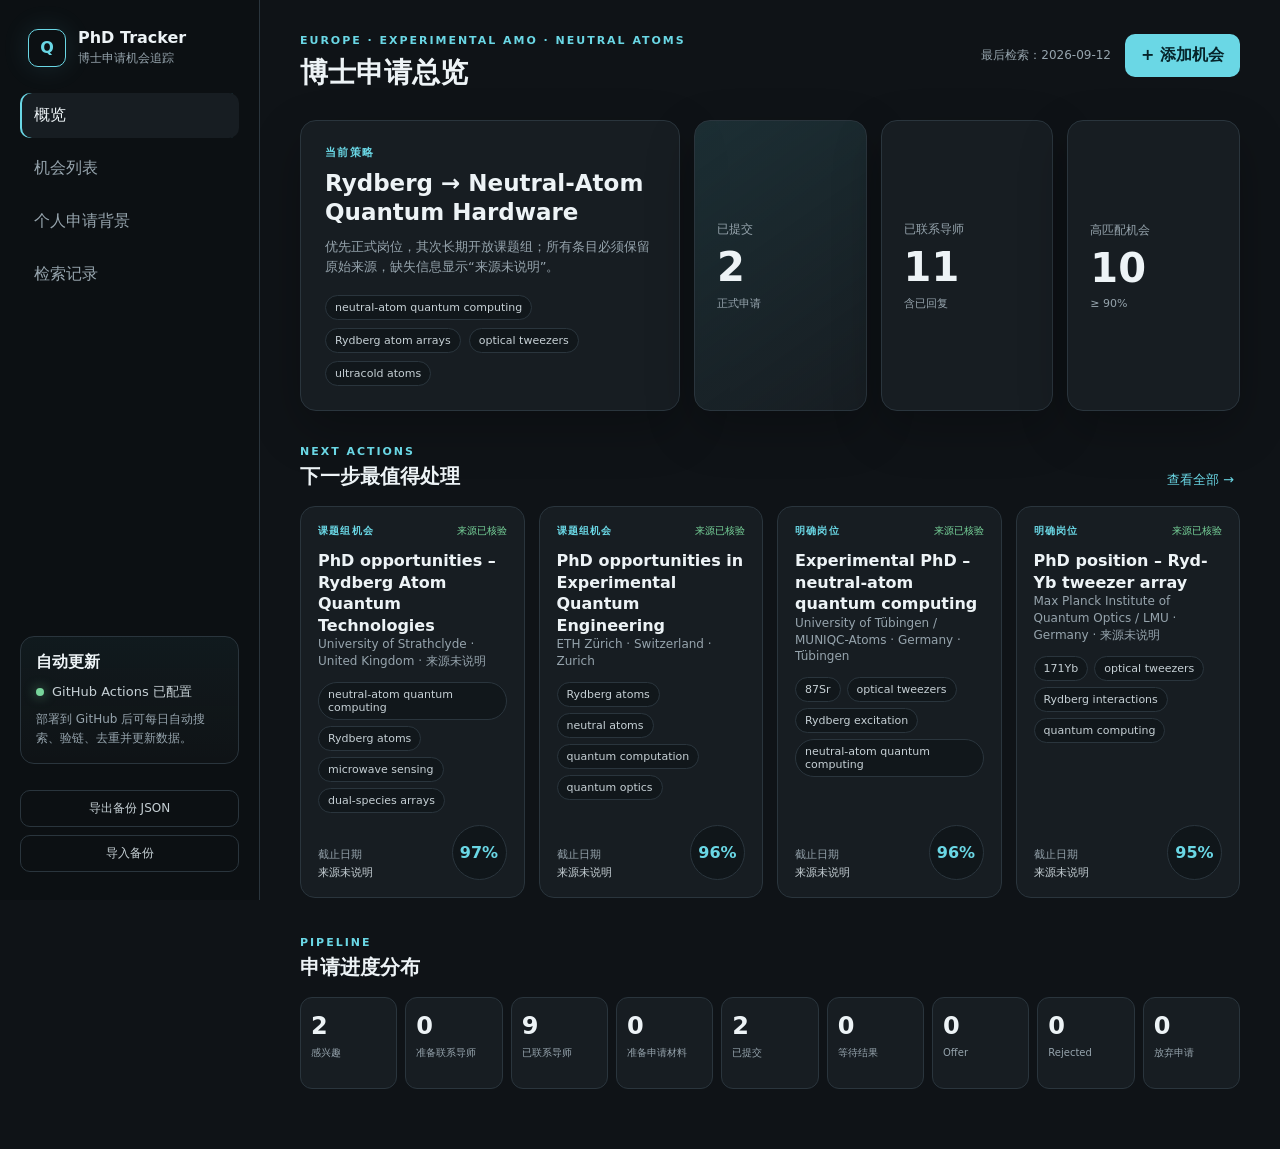
<file: PhD_Tracker_Standalone.html>
<!DOCTYPE html>
<html lang="zh-CN">
<head>
  <meta charset="UTF-8" />
  <meta name="viewport" content="width=device-width, initial-scale=1.0" />
  <title>博士申请机会追踪网站</title>
  <meta name="description" content="欧洲实验物理 / 中性原子量子计算 PhD 机会追踪与申请进度管理" />
  <style>
:root {
  --bg: #0f1317;
  --panel: #171d22;
  --panel-2: #1d252b;
  --line: #2a353d;
  --text: #edf3f6;
  --muted: #96a4ad;
  --soft: #c6d0d5;
  --accent: #6ad7e5;
  --accent-2: #f59e5b;
  --good: #78d59b;
  --warn: #f1c76d;
  --bad: #ee7b7b;
  --shadow: 0 18px 50px rgba(0,0,0,.24);
}
*{box-sizing:border-box}
html{background:var(--bg)}
body{margin:0;font-family:Inter,"PingFang SC","Microsoft YaHei",system-ui,-apple-system,sans-serif;background:var(--bg);color:var(--text)}
button,input,select,textarea{font:inherit}
button{cursor:pointer}
a{color:inherit}
.shell{min-height:100vh;display:grid;grid-template-columns:260px 1fr}
.sidebar{position:sticky;top:0;height:100vh;padding:28px 20px;border-right:1px solid var(--line);background:#0c1013;display:flex;flex-direction:column;gap:26px}
.brand{display:flex;align-items:center;gap:12px;padding:0 8px}.brand-mark{width:38px;height:38px;border:1px solid var(--accent);display:grid;place-items:center;font-weight:800;color:var(--accent);border-radius:10px;box-shadow:0 0 28px rgba(106,215,229,.12)}
.brand-title{font-size:16px;font-weight:750}.brand-sub{font-size:12px;color:var(--muted);margin-top:3px}
.nav{display:grid;gap:8px}.nav-item{border:0;background:transparent;color:var(--muted);text-align:left;padding:12px 14px;border-radius:10px}.nav-item:hover,.nav-item.active{background:var(--panel);color:var(--text)}.nav-item.active{box-shadow:inset 2px 0 var(--accent)}
.side-card{margin-top:auto;border:1px solid var(--line);border-radius:14px;padding:15px;background:linear-gradient(180deg,rgba(106,215,229,.05),rgba(255,255,255,.01))}.side-card-title{font-weight:700;margin-bottom:10px}.status-line{display:flex;gap:8px;align-items:center;font-size:13px;color:var(--soft)}.dot{width:8px;height:8px;border-radius:50%;background:var(--muted)}.dot.ok{background:var(--good);box-shadow:0 0 12px rgba(120,213,155,.6)}.side-card-copy{font-size:12px;line-height:1.6;color:var(--muted);margin-top:9px}.side-actions{display:grid;gap:8px}.ghost-btn,.file-label{border:1px solid var(--line);background:transparent;color:var(--soft);border-radius:10px;padding:9px 12px;text-align:center;font-size:12px}.file-label input{display:none}
.main{padding:34px 40px 60px;min-width:0}.topbar{display:flex;justify-content:space-between;align-items:flex-start;gap:20px;margin-bottom:28px}.eyebrow,.section-kicker{font-size:11px;letter-spacing:.18em;color:var(--accent);font-weight:800}.topbar h1{font-size:28px;margin:7px 0 0}.top-actions{display:flex;align-items:center;gap:14px}.last-sync{color:var(--muted);font-size:12px}.primary-btn{border:0;border-radius:10px;padding:11px 16px;background:var(--accent);color:#06242a;font-weight:800}.primary-btn:hover{filter:brightness(1.05)}
.view{display:none}.active-view{display:block}
.hero-grid{display:grid;grid-template-columns:2.2fr repeat(3,1fr);gap:14px}.hero-card,.metric-card,.panel{background:var(--panel);border:1px solid var(--line);border-radius:16px;box-shadow:var(--shadow)}.hero-card{padding:24px}.hero-label{font-size:11px;color:var(--accent);font-weight:800;letter-spacing:.13em}.hero-title{font-size:23px;font-weight:800;line-height:1.25;margin-top:9px}.hero-copy{color:var(--muted);line-height:1.6;font-size:13px;margin-top:10px}.hero-tags{display:flex;gap:8px;flex-wrap:wrap;margin-top:17px}.mini-tag,.tag{border:1px solid var(--line);background:#11171b;color:var(--soft);border-radius:999px;padding:5px 9px;font-size:11px}.metric-card{padding:22px;min-height:150px;display:flex;flex-direction:column;justify-content:center}.metric-card.accent{background:linear-gradient(145deg,rgba(106,215,229,.14),var(--panel))}.metric-label{font-size:12px;color:var(--muted)}.metric-value{font-size:40px;font-weight:850;margin:6px 0}.metric-sub{font-size:11px;color:var(--muted)}
.section-head{display:flex;align-items:end;justify-content:space-between;margin:34px 0 16px}.section-head.second{margin-top:38px}.section-head h2,.panel-head h2{margin:5px 0 0;font-size:20px}.text-btn{border:0;background:transparent;color:var(--accent);font-size:13px}
.card-grid{display:grid;grid-template-columns:repeat(3,minmax(0,1fr));gap:14px}.compact-grid{grid-template-columns:repeat(4,minmax(0,1fr))}.opp-card{border:1px solid var(--line);border-radius:15px;background:var(--panel);padding:17px;display:flex;flex-direction:column;gap:12px;min-width:0;transition:.2s}.opp-card:hover{transform:translateY(-2px);border-color:#3a4c57}.card-top{display:flex;justify-content:space-between;gap:12px}.card-type{font-size:10px;color:var(--accent);font-weight:800;letter-spacing:.12em}.verify{font-size:10px;color:var(--muted)}.verify.ok{color:var(--good)}.opp-title{font-size:16px;font-weight:780;line-height:1.35}.inst{font-size:12px;color:var(--muted);line-height:1.4}.tag-row{display:flex;gap:6px;flex-wrap:wrap}.card-meta{display:grid;grid-template-columns:1fr auto;gap:10px;align-items:end;margin-top:auto}.deadline{font-size:11px;color:var(--soft)}.deadline span{display:block;color:var(--muted);margin-bottom:3px}.match-badge{min-width:55px;height:55px;border-radius:50%;border:1px solid var(--line);display:grid;place-items:center;font-weight:850;color:var(--accent);background:#10161a}.status-select{width:100%;border:1px solid var(--line);background:#10161a;color:var(--text);border-radius:9px;padding:8px 9px}.card-actions{display:flex;gap:8px}.card-actions button{flex:1;border:1px solid var(--line);background:#11171b;color:var(--soft);padding:8px;border-radius:9px}.source-btn{text-decoration:none;border:1px solid var(--line);background:#11171b;color:var(--soft);padding:8px 10px;border-radius:9px;font-size:12px;text-align:center}
.toolbar{display:grid;grid-template-columns:2.2fr repeat(4,1fr);gap:10px}.toolbar input,.toolbar select,.form-panel input,.form-panel textarea,.add-form input,.add-form textarea{width:100%;border:1px solid var(--line);background:#11171b;color:var(--text);border-radius:10px;padding:11px 12px;outline:none}.toolbar input:focus,.form-panel textarea:focus,.add-form input:focus,.add-form textarea:focus{border-color:var(--accent)}.toolbar select{border:1px solid var(--line);background:#11171b;color:var(--text);border-radius:10px;padding:10px}.result-meta{font-size:12px;color:var(--muted);margin:14px 0}
.pipeline{display:grid;grid-template-columns:repeat(9,1fr);gap:8px}.pipe-item{background:var(--panel);border:1px solid var(--line);border-radius:12px;padding:14px 10px;min-height:92px}.pipe-count{font-size:24px;font-weight:850}.pipe-label{font-size:10px;color:var(--muted);line-height:1.3;margin-top:6px}
.profile-layout{display:grid;grid-template-columns:minmax(0,1fr) 320px;gap:16px}.panel{padding:22px}.panel-head{display:flex;justify-content:space-between;align-items:flex-start;gap:20px;margin-bottom:22px}.form-grid{display:grid;grid-template-columns:1fr 1fr;gap:16px}.form-grid .full{grid-column:1/-1}.form-panel label,.add-form label{display:block;font-size:12px;color:var(--soft)}.form-panel textarea,.add-form input,.add-form textarea{margin-top:7px;resize:vertical;line-height:1.55}.profile-note h3{font-size:18px;margin:7px 0 10px}.profile-note p,.profile-note li{font-size:13px;color:var(--muted);line-height:1.65}.profile-note ul{padding-left:18px}.warning{font-size:12px;color:var(--warn);border:1px solid rgba(241,199,109,.26);background:rgba(241,199,109,.05);padding:10px;border-radius:10px;margin-top:16px}
.history-list{display:grid;gap:10px}.history-row{border:1px solid var(--line);background:#11171b;border-radius:12px;padding:14px;display:grid;grid-template-columns:120px 100px 100px 100px 1fr;gap:12px;align-items:center}.history-date{font-weight:800}.history-stat{font-size:12px;color:var(--soft)}.history-stat strong{color:var(--accent);font-size:16px}.history-note{font-size:12px;color:var(--muted)}
.modal{position:fixed;inset:0;z-index:50;display:grid;place-items:center;padding:24px}.modal.hidden{display:none}.modal-backdrop{position:absolute;inset:0;background:rgba(0,0,0,.72);backdrop-filter:blur(4px)}.modal-card{position:relative;width:min(680px,96vw);max-height:90vh;overflow:auto;background:var(--panel);border:1px solid var(--line);border-radius:18px;padding:26px;box-shadow:0 28px 90px rgba(0,0,0,.5)}.modal-card.large{width:min(900px,96vw)}.modal-close{position:absolute;right:15px;top:12px;border:0;background:transparent;color:var(--muted);font-size:28px}.detail-title{font-size:27px;line-height:1.25;margin:8px 40px 8px 0}.detail-sub{color:var(--muted);font-size:13px}.detail-grid{display:grid;grid-template-columns:1fr 1fr;gap:12px;margin:22px 0}.detail-box{border:1px solid var(--line);background:#11171b;border-radius:12px;padding:14px}.detail-box .k{font-size:10px;color:var(--muted);letter-spacing:.1em}.detail-box .v{font-size:13px;line-height:1.55;margin-top:5px}.detail-section{margin-top:20px}.detail-section h3{font-size:13px;color:var(--accent);letter-spacing:.08em;text-transform:uppercase}.detail-section p{font-size:13px;line-height:1.7;color:var(--soft)}.source-link{display:inline-flex;margin-top:10px;text-decoration:none;color:#06242a;background:var(--accent);font-size:12px;font-weight:800;padding:10px 12px;border-radius:9px}.two-col{display:grid;grid-template-columns:1fr 1fr;gap:12px}.add-form{display:grid;gap:13px;margin-top:20px}
.empty{grid-column:1/-1;border:1px dashed var(--line);border-radius:14px;padding:36px;text-align:center;color:var(--muted)}
@media (max-width:1200px){.hero-grid{grid-template-columns:1.6fr 1fr 1fr}.hero-grid .metric-card:last-child{display:none}.card-grid{grid-template-columns:repeat(2,minmax(0,1fr))}.compact-grid{grid-template-columns:repeat(2,minmax(0,1fr))}.toolbar{grid-template-columns:1fr 1fr 1fr}.search-wrap{grid-column:1/-1}.pipeline{grid-template-columns:repeat(5,1fr)}}
@media (max-width:860px){.shell{display:block}.sidebar{position:relative;height:auto;border-right:0;border-bottom:1px solid var(--line)}.nav{grid-template-columns:repeat(4,1fr)}.nav-item{text-align:center}.side-card,.side-actions{display:none}.main{padding:24px 16px 50px}.topbar{display:block}.top-actions{margin-top:14px;justify-content:space-between}.hero-grid,.profile-layout{grid-template-columns:1fr}.card-grid,.compact-grid{grid-template-columns:1fr}.toolbar{grid-template-columns:1fr 1fr}.search-wrap{grid-column:1/-1}.pipeline{grid-template-columns:repeat(3,1fr)}.form-grid{grid-template-columns:1fr}.form-grid .full{grid-column:auto}.history-row{grid-template-columns:1fr 1fr}.history-note{grid-column:1/-1}.detail-grid{grid-template-columns:1fr}}

</style>
</head>
<body>
  <div class="shell">
    <aside class="sidebar">
      <div class="brand">
        <div class="brand-mark">Q</div>
        <div>
          <div class="brand-title">PhD Tracker</div>
          <div class="brand-sub">博士申请机会追踪</div>
        </div>
      </div>

      <nav class="nav">
        <button class="nav-item active" data-view="dashboard">概览</button>
        <button class="nav-item" data-view="opportunities">机会列表</button>
        <button class="nav-item" data-view="profile">个人申请背景</button>
        <button class="nav-item" data-view="history">检索记录</button>
      </nav>

      <div class="side-card">
        <div class="side-card-title">自动更新</div>
        <div class="status-line"><span class="dot ok"></span><span>GitHub Actions 已配置</span></div>
        <div class="side-card-copy">部署到 GitHub 后可每日自动搜索、验链、去重并更新数据。</div>
      </div>

      <div class="side-actions">
        <button id="exportBtn" class="ghost-btn">导出备份 JSON</button>
        <label class="ghost-btn file-label">导入备份<input id="importInput" type="file" accept="application/json" /></label>
      </div>
    </aside>

    <main class="main">
      <header class="topbar">
        <div>
          <div class="eyebrow">EUROPE · EXPERIMENTAL AMO · NEUTRAL ATOMS</div>
          <h1 id="pageTitle">博士申请总览</h1>
        </div>
        <div class="top-actions">
          <div class="last-sync" id="lastSync">最后检索：—</div>
          <button id="addOpportunityBtn" class="primary-btn">+ 添加机会</button>
        </div>
      </header>

      <section id="dashboardView" class="view active-view">
        <div class="hero-grid">
          <div class="hero-card">
            <div class="hero-label">当前策略</div>
            <div class="hero-title">Rydberg → Neutral-Atom Quantum Hardware</div>
            <div class="hero-copy">优先正式岗位，其次长期开放课题组；所有条目必须保留原始来源，缺失信息显示“来源未说明”。</div>
            <div class="hero-tags" id="heroTags"></div>
          </div>
          <div class="metric-card accent">
            <div class="metric-label">已提交</div>
            <div class="metric-value" id="submittedCount">0</div>
            <div class="metric-sub">正式申请</div>
          </div>
          <div class="metric-card">
            <div class="metric-label">已联系导师</div>
            <div class="metric-value" id="contactedCount">0</div>
            <div class="metric-sub">含已回复</div>
          </div>
          <div class="metric-card">
            <div class="metric-label">高匹配机会</div>
            <div class="metric-value" id="highMatchCount">0</div>
            <div class="metric-sub">≥ 90%</div>
          </div>
        </div>

        <div class="section-head">
          <div>
            <div class="section-kicker">NEXT ACTIONS</div>
            <h2>下一步最值得处理</h2>
          </div>
          <button class="text-btn" data-go="opportunities">查看全部 →</button>
        </div>
        <div id="priorityGrid" class="card-grid compact-grid"></div>

        <div class="section-head second">
          <div>
            <div class="section-kicker">PIPELINE</div>
            <h2>申请进度分布</h2>
          </div>
        </div>
        <div id="pipeline" class="pipeline"></div>
      </section>

      <section id="opportunitiesView" class="view">
        <div class="toolbar">
          <div class="search-wrap">
            <input id="searchInput" type="search" placeholder="搜索项目、学校、导师、方向…" />
          </div>
          <select id="statusFilter">
            <option value="">全部状态</option>
          </select>
          <select id="countryFilter"><option value="">全部国家</option></select>
          <select id="typeFilter"><option value="">全部类型</option></select>
          <select id="matchFilter">
            <option value="">全部匹配度</option>
            <option value="90">≥ 90%</option>
            <option value="80">≥ 80%</option>
            <option value="70">≥ 70%</option>
          </select>
        </div>
        <div class="result-meta"><span id="resultCount">0</span> 个机会</div>
        <div id="opportunityGrid" class="card-grid"></div>
      </section>

      <section id="profileView" class="view">
        <div class="profile-layout">
          <form id="profileForm" class="panel form-panel">
            <div class="panel-head">
              <div>
                <div class="section-kicker">MATCHING PROFILE</div>
                <h2>个人申请背景</h2>
              </div>
              <button type="submit" class="primary-btn">保存并重算匹配</button>
            </div>
            <div class="form-grid">
              <label>申请类型<textarea id="applicationType" rows="2"></textarea></label>
              <label>研究方向（每行一个）<textarea id="researchDirections" rows="5"></textarea></label>
              <label>检索关键词（每行一个）<textarea id="keywords" rows="6"></textarea></label>
              <label>教育背景<textarea id="educationBackground" rows="5"></textarea></label>
              <label class="full">科研经历<textarea id="researchExperience" rows="7"></textarea></label>
              <label>目标国家/地区（每行一个）<textarea id="targetRegions" rows="5"></textarea></label>
              <label>目标学校、实验室和导师（每行一个）<textarea id="targetGroups" rows="5"></textarea></label>
              <label class="full">重点关注或参考网站（每行一个）<textarea id="referenceSites" rows="6"></textarea></label>
            </div>
          </form>

          <aside class="panel profile-note">
            <div class="section-kicker">SCORING RULE</div>
            <h3>匹配度如何计算</h3>
            <p>本地页面会根据研究方向、关键词、目标地区和目标课题组进行透明的规则评分。每日检索脚本也使用同一套关键词体系。</p>
            <ul>
              <li>研究关键词重合度</li>
              <li>中性原子 / Rydberg / tweezer 核心词额外加权</li>
              <li>实验 AMO / laser / optics / hardware 与现有技能重合</li>
              <li>目标地区与目标组命中</li>
            </ul>
            <div class="warning">注意：自动评分只用于排序，不代表导师录取概率。</div>
          </aside>
        </div>
      </section>

      <section id="historyView" class="view">
        <div class="panel">
          <div class="panel-head">
            <div>
              <div class="section-kicker">DAILY SEARCH LOG</div>
              <h2>每日检索记录</h2>
            </div>
          </div>
          <div id="historyList" class="history-list"></div>
        </div>
      </section>
    </main>
  </div>

  <div id="detailModal" class="modal hidden">
    <div class="modal-backdrop" data-close-modal></div>
    <div class="modal-card large">
      <button class="modal-close" data-close-modal>×</button>
      <div id="detailContent"></div>
    </div>
  </div>

  <div id="addModal" class="modal hidden">
    <div class="modal-backdrop" data-close-add></div>
    <div class="modal-card">
      <button class="modal-close" data-close-add>×</button>
      <div class="section-kicker">MANUAL ENTRY</div>
      <h2>添加机会</h2>
      <form id="addForm" class="add-form">
        <label>项目名称<input name="title" required /></label>
        <label>学校 / 研究机构<input name="institution" required /></label>
        <div class="two-col">
          <label>国家<input name="country" /></label>
          <label>城市<input name="city" /></label>
        </div>
        <label>导师 / 实验室<input name="supervisor_lab" /></label>
        <label>研究方向（逗号分隔）<input name="research_direction" /></label>
        <label>截止日期<input name="deadline" placeholder="例如 2027-01-15；未知则留空" /></label>
        <label>原始来源链接<input name="source_url" type="url" required /></label>
        <label>备注<textarea name="status_note" rows="4"></textarea></label>
        <button class="primary-btn" type="submit">保存</button>
      </form>
    </div>
  </div>

  <script>
window.SEED_PROFILE = {
  "application_type": "欧洲全奖/岗位制实验物理 PhD，优先 2027 入学",
  "research_directions": [
    "neutral-atom quantum computing",
    "Rydberg atom arrays",
    "optical tweezers",
    "ultracold atoms",
    "Rydberg-mediated quantum gates",
    "quantum hardware",
    "atom-photon interfaces",
    "quantum sensing"
  ],
  "keywords": [
    "Rydberg",
    "neutral atom",
    "optical tweezer",
    "ultracold atom",
    "quantum computing",
    "quantum processor",
    "atom array",
    "quantum hardware",
    "laser cooling",
    "quantum simulation",
    "atomic physics",
    "AMO"
  ],
  "education_background": "Physics Master's student; expected graduation 2027. Experimental atomic physics background.",
  "research_experience": "Rb Rydberg EIT and Autler-Townes spectroscopy; 780/480 nm laser systems; laser frequency stabilization; free-space optical alignment and polarization control; Rydberg atom-microwave interactions; atomic superheterodyne microwave-field measurement; open Fabry-Pérot microwave resonator; HFSS/VNA; optical/RF hardware integration and quantitative analysis.",
  "target_regions": [
    "Germany",
    "Switzerland",
    "Netherlands",
    "France",
    "Austria",
    "United Kingdom",
    "Italy",
    "Denmark",
    "Sweden"
  ],
  "target_groups": [
    "ETH Zürich Experimental Quantum Engineering",
    "MPQ / LMU neutral-atom groups",
    "University of Stuttgart Rydberg Quantum Computing",
    "MUNIQC-Atoms",
    "University of Strathclyde Rydberg Atom Quantum Technologies"
  ],
  "reference_sites": [
    "https://euraxess.ec.europa.eu/jobs",
    "https://www.academictransfer.com/en/",
    "https://academicpositions.com/",
    "https://www.findaphd.com/",
    "official university/research-group vacancy pages"
  ]
};

window.SEED_OPPORTUNITIES = [
  {
    "id": "tue-kat1-phd-2026",
    "type": "明确岗位",
    "title": "PhD in photonic integration and qubit hardware development for quantum computing",
    "institution": "Eindhoven University of Technology (TU/e)",
    "country": "Netherlands",
    "city": "Eindhoven",
    "supervisor_lab": "Servaas Kokkelmans / CQT / KAT-1",
    "research_direction": [
      "neutral-atom quantum computing",
      "Rydberg interactions",
      "Rb/Sr",
      "integrated photonics",
      "quantum hardware"
    ],
    "deadline": "2026-09-30",
    "first_found": "2026-09-12",
    "match_score": 96,
    "open_state": "开放",
    "application_status": "已提交",
    "status_note": "已完成套磁并通过 Grade/Varbi 正式提交。",
    "description": "TU/e 的超冷原子实验室正在开发基于 Rydberg 相互作用的中性原子量子计算平台，岗位聚焦量子比特硬件开发与集成光子学。",
    "requirements": "正式岗位页面要求以申请系统为准；已完成申请。",
    "source_url": "https://tue.varbi.com/pl/what%3Ajob/jobID%3A963525/",
    "source_name": "TU/e official vacancy",
    "source_verified": true,
    "last_checked": "2026-09-12"
  },
  {
    "id": "eth-viebahn-aqp-2026",
    "type": "明确岗位",
    "title": "Doctoral Position in neutral-atom quantum computing",
    "institution": "ETH Zürich",
    "country": "Switzerland",
    "city": "Zurich",
    "supervisor_lab": "Konrad Viebahn / Atom Quantum Processing (AQP)",
    "research_direction": [
      "ultracold neutral atoms",
      "Rb-85",
      "optical lattices",
      "collisional gates",
      "quantum computing"
    ],
    "deadline": "滚动至招满",
    "first_found": "2026-09-12",
    "match_score": 91,
    "open_state": "开放",
    "application_status": "已提交",
    "status_note": "已套磁并完成 ETH 正式申请。",
    "description": "建设新的超冷 Rb 原子量子处理实验室，涵盖激光冷却、俘获、成像、UHV 与实验控制。",
    "requirements": "MSc 或接近完成；实验/量子工程相关背景；申请材料包括 1 页 cover letter、CV、成绩单及两位推荐人联系方式。",
    "source_url": "https://www.jobs.ethz.ch/job/view/JOPG_ethz_VICQKrWgFLEoyEPTP7",
    "source_name": "ETH Zürich official jobs",
    "source_verified": true,
    "last_checked": "2026-09-12"
  },
  {
    "id": "eth-xu-eqe-group",
    "type": "课题组机会",
    "title": "PhD opportunities in Experimental Quantum Engineering",
    "institution": "ETH Zürich",
    "country": "Switzerland",
    "city": "Zurich",
    "supervisor_lab": "Wenchao Xu / Experimental Quantum Engineering",
    "research_direction": [
      "Rydberg atoms",
      "neutral atoms",
      "quantum computation",
      "quantum optics",
      "quantum hardware"
    ],
    "deadline": "来源未说明",
    "first_found": "2026-09-12",
    "match_score": 96,
    "open_state": "开放",
    "application_status": "已联系导师",
    "status_note": "已发送套磁邮件。官网要求 PhD applicant 邮件提供动机说明、最新版 CV（含 2–3 位推荐人及 publication list）和成绩单。",
    "description": "EQE 组欢迎相关领域 PhD 申请者，实验 AMO、电子电路/光学系统设计、量子光学与编程经验均为加分项。",
    "requirements": "Brief motivation; up-to-date CV with 2–3 references and publication list if applicable; academic transcript for PhD applicants.",
    "source_url": "https://eqe.ethz.ch/the-group/open-positions/open-position-phd.html",
    "source_name": "ETH EQE official open positions",
    "source_verified": true,
    "last_checked": "2026-09-12"
  },
  {
    "id": "mpq-foelling-rydyb",
    "type": "明确岗位",
    "title": "PhD position – Ryd-Yb tweezer array",
    "institution": "Max Planck Institute of Quantum Optics / LMU",
    "country": "Germany",
    "city": "来源未说明",
    "supervisor_lab": "Simon Fölling / Ryd-Yb tweezer array",
    "research_direction": [
      "171Yb",
      "optical tweezers",
      "Rydberg interactions",
      "quantum computing",
      "quantum simulation"
    ],
    "deadline": "来源未说明",
    "first_found": "2026-09-12",
    "match_score": 95,
    "open_state": "开放",
    "application_status": "已联系导师",
    "status_note": "已发送套磁邮件，附 CV + Research Summary。",
    "description": "新建 171Yb optical tweezer array 平台，通过 Rydberg 态诱导原子间相互作用，面向量子计算与量子模拟。",
    "requirements": "来源未说明",
    "source_url": "https://www.mpq.mpg.de/6859879/ryd-yb-tweezer-array",
    "source_name": "MPQ official project page",
    "source_verified": true,
    "last_checked": "2026-09-12"
  },
  {
    "id": "mpq-aidelsburger-yb",
    "type": "明确岗位",
    "title": "PhD position – Yb hybrid tweezer-lattice",
    "institution": "Max Planck Institute of Quantum Optics / LMU",
    "country": "Germany",
    "city": "来源未说明",
    "supervisor_lab": "Monika Aidelsburger / Yb hybrid tweezer-lattice",
    "research_direction": [
      "ultracold Yb",
      "optical tweezers",
      "optical lattices",
      "quantum simulation",
      "lattice gauge theories"
    ],
    "deadline": "来源未说明",
    "first_found": "2026-09-12",
    "match_score": 86,
    "open_state": "开放",
    "application_status": "已联系导师",
    "status_note": "已发送套磁邮件。",
    "description": "面向超冷费米 Yb 的量子模拟实验平台，将 optical lattice 与 tweezer array 结合实现局域控制。",
    "requirements": "来源未说明",
    "source_url": "https://www.mpq.mpg.de/6859312/yb-hybrid-tweezer-lattice",
    "source_name": "MPQ official project page",
    "source_verified": true,
    "last_checked": "2026-09-12"
  },
  {
    "id": "stuttgart-meinert-rydberg-qc",
    "type": "明确岗位",
    "title": "PhD openings – Rydberg Quantum Computer",
    "institution": "University of Stuttgart",
    "country": "Germany",
    "city": "Stuttgart",
    "supervisor_lab": "Florian Meinert / Tilman Pfau",
    "research_direction": [
      "Rydberg atoms",
      "optical tweezers",
      "neutral-atom quantum computing",
      "active optics",
      "control engineering"
    ],
    "deadline": "来源未说明",
    "first_found": "2026-09-12",
    "match_score": 94,
    "open_state": "开放",
    "application_status": "已联系导师",
    "status_note": "已向 Florian Meinert 发送套磁邮件。",
    "description": "项目目标是实现数百个独立控制 Rydberg 原子的量子计算演示机，官网明确有 PhD/Postdoc openings。",
    "requirements": "偏好 atom trapping、complex control engineering 或 active optics 的强背景。",
    "source_url": "https://www.pi5.uni-stuttgart.de/research/rydberg-quantum-computer/",
    "source_name": "University of Stuttgart official group page",
    "source_verified": true,
    "last_checked": "2026-09-12"
  },
  {
    "id": "mpq-zeiher-mqv-route",
    "type": "课题组机会",
    "title": "Potential PhD host via fellowship route",
    "institution": "LMU / Max Planck Institute of Quantum Optics",
    "country": "Germany",
    "city": "来源未说明",
    "supervisor_lab": "Johannes Zeiher",
    "research_direction": [
      "neutral atom arrays",
      "Rydberg interactions",
      "quantum computing",
      "quantum simulation"
    ],
    "deadline": "来源未说明",
    "first_found": "2026-09-12",
    "match_score": 90,
    "open_state": "暂无直接岗位",
    "application_status": "已联系导师",
    "status_note": "导师已回复：目前没有直接 position；建议关注 Munich Quantum Valley fellowship，获得 fellowship 后可能在其组读博。",
    "description": "这是导师回复形成的潜在 host 路线，不应视为当前公开 vacancy。",
    "requirements": "取决于 fellowship 官方要求；本条不自行推断。",
    "source_url": "https://www.munich-quantum-valley.de/education/doctoral-fellowships",
    "source_name": "Munich Quantum Valley fellowship",
    "source_verified": true,
    "last_checked": "2026-09-12"
  },
  {
    "id": "institut-optique-browaeys-group",
    "type": "课题组机会",
    "title": "Rydberg atom arrays / quantum simulation group inquiry",
    "institution": "Institut d'Optique / CNRS",
    "country": "France",
    "city": "来源未说明",
    "supervisor_lab": "Antoine Browaeys / Thierry Lahaye",
    "research_direction": [
      "Rb Rydberg arrays",
      "optical tweezers",
      "quantum simulation",
      "neutral atoms"
    ],
    "deadline": "来源未说明",
    "first_found": "2026-09-12",
    "match_score": 91,
    "open_state": "来源未说明",
    "application_status": "已联系导师",
    "status_note": "已发送套磁邮件；当前 tracker 未验证到明确 2027 PhD vacancy。",
    "description": "高匹配研究组机会；当前不把未验证的招生信息标成正式岗位。",
    "requirements": "来源未说明",
    "source_url": "https://www.lcf.institutoptique.fr/groupes/optique-quantique/thematiques/systemes-mesoscopiques-datomes-en-interaction",
    "source_name": "Institut d'Optique / LCF official research page",
    "source_verified": true,
    "last_checked": "2026-09-12"
  },
  {
    "id": "tuebingen-gross-muniqc",
    "type": "明确岗位",
    "title": "Experimental PhD – neutral-atom quantum computing",
    "institution": "University of Tübingen / MUNIQC-Atoms",
    "country": "Germany",
    "city": "Tübingen",
    "supervisor_lab": "Christian Groß / Quantum Many-Body Physics",
    "research_direction": [
      "87Sr",
      "optical tweezers",
      "Rydberg excitation",
      "neutral-atom quantum computing",
      "laser optics",
      "electronics"
    ],
    "deadline": "来源未说明",
    "first_found": "2026-09-12",
    "match_score": 96,
    "open_state": "开放",
    "application_status": "感兴趣",
    "status_note": "建议优先套磁。",
    "description": "MUNIQC-Atoms Tübingen 明确招聘 experimental physics PhD，项目建设 cryogenic Sr tweezer processor，并以 Rydberg excitation 实现纠缠操作。",
    "requirements": "官网明确偏好 atomic physics、laser optics 和 electronics 经验。",
    "source_url": "https://muniqc-atoms.munich-quantum-valley.de/partners/tuebingen",
    "source_name": "MUNIQC-Atoms official partner page",
    "source_verified": true,
    "last_checked": "2026-09-12"
  },
  {
    "id": "strathclyde-pritchard-group",
    "type": "课题组机会",
    "title": "PhD opportunities – Rydberg Atom Quantum Technologies",
    "institution": "University of Strathclyde",
    "country": "United Kingdom",
    "city": "来源未说明",
    "supervisor_lab": "Jonathan Pritchard / Rydberg Atom Quantum Technologies",
    "research_direction": [
      "neutral-atom quantum computing",
      "Rydberg atoms",
      "microwave sensing",
      "dual-species arrays",
      "quantum error correction"
    ],
    "deadline": "来源未说明",
    "first_found": "2026-09-12",
    "match_score": 97,
    "open_state": "开放",
    "application_status": "感兴趣",
    "status_note": "官方页面明确欢迎联系，并说明有 PhD/PDRA positions。",
    "description": "兼具 neutral-atom QC 与 Rydberg microwave sensing，与你当前 Rydberg EIT/微波测量背景高度重合。",
    "requirements": "具体 PhD 要求以联系 PI 后获得的信息为准。",
    "source_url": "https://umqt.phys.strath.ac.uk/ryd-projects/ryd-main/",
    "source_name": "University of Strathclyde group page",
    "source_verified": true,
    "last_checked": "2026-09-12"
  },
  {
    "id": "durham-cornish-2027",
    "type": "明确岗位",
    "title": "Fully funded PhD – Quantum computing with atoms and molecules in optical tweezers",
    "institution": "Durham University",
    "country": "United Kingdom",
    "city": "Durham",
    "supervisor_lab": "Simon L. Cornish / Cornish Lab",
    "research_direction": [
      "optical tweezers",
      "atoms and molecules",
      "quantum computing",
      "ultracold atoms"
    ],
    "deadline": "来源未说明",
    "first_found": "2026-09-12",
    "match_score": 90,
    "open_state": "开放",
    "application_status": "感兴趣",
    "status_note": "官网明确写明 fully funded、2027 年 10 月开始。",
    "description": "Cornish Lab 2027 intake 的全奖博士项目之一，主题是 optical tweezers 中的原子与分子量子计算。",
    "requirements": "来源页面未列出完整申请要求，需联系导师确认。",
    "source_url": "https://www.cornishlabs.uk/join-us",
    "source_name": "Cornish Lab official join-us page",
    "source_verified": true,
    "last_checked": "2026-09-12"
  },
  {
    "id": "bonn-hofferberth-group",
    "type": "课题组机会",
    "title": "PhD opportunities – ultracold atoms and Rydberg physics",
    "institution": "University of Bonn",
    "country": "Germany",
    "city": "Bonn",
    "supervisor_lab": "Sebastian Hofferberth / Nonlinear Quantum Optics",
    "research_direction": [
      "ultracold atoms",
      "Rydberg physics",
      "quantum optics",
      "superatom",
      "atom-photon interaction"
    ],
    "deadline": "来源未说明",
    "first_found": "2026-09-12",
    "match_score": 82,
    "open_state": "开放",
    "application_status": "感兴趣",
    "status_note": "组网页明确表示始终欢迎优秀 PhD/Postdoc candidates。",
    "description": "方向更偏 Rydberg quantum optics 与 ultracold atoms，可作为高质量备选。",
    "requirements": "申请 PDF 包含 CV、publications list 和 possible recommendations。",
    "source_url": "https://www.iap.uni-bonn.de/nqo/en/join-us",
    "source_name": "University of Bonn official group page",
    "source_verified": true,
    "last_checked": "2026-09-12"
  },
  {
    "id": "lens-sr-rydberg-group",
    "type": "课题组机会",
    "title": "Sr Rydberg tweezer / quantum simulation opportunities",
    "institution": "LENS / University of Florence",
    "country": "Italy",
    "city": "Florence",
    "supervisor_lab": "Vladislav Gavryusev / Leonardo Fallani",
    "research_direction": [
      "Sr atoms",
      "optical tweezers",
      "Rydberg",
      "quantum simulation",
      "quantum computation"
    ],
    "deadline": "来源未说明",
    "first_found": "2026-09-12",
    "match_score": 87,
    "open_state": "可咨询",
    "application_status": "感兴趣",
    "status_note": "官网明确提供 job opportunities 联系方式，但当前页面未给出具体 PhD 截止日期。",
    "description": "Sr 单原子 optical tweezer 平台，研究目标包含 quantum simulation / computational arrays。",
    "requirements": "来源未说明",
    "source_url": "https://quantumgases.lens.unifi.it/exp/sr-rydberg/sr-atoms",
    "source_name": "LENS QuantumGases official page",
    "source_verified": true,
    "last_checked": "2026-09-12"
  }
];

window.SEARCH_LOG = [
  {
    "date": "2026-09-12",
    "new_items": 13,
    "verified_links": 12,
    "invalid_links": 0,
    "note": "初始化追踪器：导入已申请/已联系项目，并加入首批待联系机会。"
  }
];

const STATUSES = ["感兴趣","准备联系导师","已联系导师","准备申请材料","已提交","等待结果","Offer","Rejected","放弃申请"];
const storageKey = "phdTrackerStateV1";
const profileKey = "phdTrackerProfileV1";

let opportunities = structuredClone(window.SEED_OPPORTUNITIES || []);
let profile = structuredClone(window.SEED_PROFILE || {});
let searchLog = structuredClone(window.SEARCH_LOG || []);

function loadLocalState(){
  try{
    const saved = JSON.parse(localStorage.getItem(storageKey) || "{}");
    if(Array.isArray(saved.override)) {
      opportunities = saved.override;
    } else {
      const byId = saved.byId || {};
      opportunities = opportunities.map(o => ({...o, ...(byId[o.id] || {})}));
      if(Array.isArray(saved.manual)) opportunities.push(...saved.manual);
    }
    const p = JSON.parse(localStorage.getItem(profileKey) || "null");
    if(p) profile = p;
  }catch(e){ console.warn("Local state load failed", e); }
}
function saveState(){
  const seedIds = new Set((window.SEED_OPPORTUNITIES || []).map(o=>o.id));
  const byId = {};
  const manual = [];
  opportunities.forEach(o=>{
    if(seedIds.has(o.id)) byId[o.id] = {application_status:o.application_status,status_note:o.status_note,match_score:o.match_score};
    else manual.push(o);
  });
  localStorage.setItem(storageKey, JSON.stringify({byId,manual}));
}
function saveProfile(){localStorage.setItem(profileKey, JSON.stringify(profile));}
function esc(s){return String(s ?? "").replace(/[&<>'"]/g,c=>({"&":"&amp;","<":"&lt;",">":"&gt;","'":"&#39;",'"':"&quot;"}[c]));}
function sourceLabel(o){return o.source_verified ? "来源已核验" : "待再次核验";}
function statusOptions(current){return STATUSES.map(s=>`<option ${s===current?'selected':''}>${s}</option>`).join('');}
function formatDirections(arr){return (arr||[]).slice(0,4).map(x=>`<span class="tag">${esc(x)}</span>`).join('');}
function cardHTML(o, compact=false){
  return `<article class="opp-card" data-id="${esc(o.id)}">
    <div class="card-top"><div class="card-type">${esc(o.type)}</div><div class="verify ${o.source_verified?'ok':''}">${sourceLabel(o)}</div></div>
    <div>
      <div class="opp-title">${esc(o.title)}</div>
      <div class="inst">${esc(o.institution)} · ${esc(o.country)}${o.city?` · ${esc(o.city)}`:''}</div>
    </div>
    <div class="tag-row">${formatDirections(o.research_direction)}</div>
    <div class="card-meta">
      <div class="deadline"><span>截止日期</span>${esc(o.deadline || '来源未说明')}</div>
      <div class="match-badge">${Number(o.match_score||0)}%</div>
    </div>
    ${compact ? '' : `<select class="status-select" data-status-id="${esc(o.id)}">${statusOptions(o.application_status)}</select>
    <div class="card-actions"><button data-detail="${esc(o.id)}">查看详情</button><a class="source-btn" href="${esc(o.source_url)}" target="_blank" rel="noopener">原始来源 ↗</a></div>`}
  </article>`;
}
function renderDashboard(){
  const submitted = opportunities.filter(o=>["已提交","等待结果","Offer","Rejected"].includes(o.application_status)).length;
  const contacted = opportunities.filter(o=>["已联系导师","准备申请材料","已提交","等待结果","Offer","Rejected"].includes(o.application_status)).length;
  const high = opportunities.filter(o=>Number(o.match_score)>=90 && !["Rejected","放弃申请"].includes(o.application_status)).length;
  document.getElementById('submittedCount').textContent = submitted;
  document.getElementById('contactedCount').textContent = contacted;
  document.getElementById('highMatchCount').textContent = high;
  document.getElementById('heroTags').innerHTML = (profile.research_directions||[]).slice(0,4).map(x=>`<span class="mini-tag">${esc(x)}</span>`).join('');

  const priority = opportunities.filter(o=>!["已提交","等待结果","Offer","Rejected","放弃申请"].includes(o.application_status))
    .sort((a,b)=>Number(b.match_score)-Number(a.match_score)).slice(0,4);
  document.getElementById('priorityGrid').innerHTML = priority.length ? priority.map(o=>cardHTML(o,true)).join('') : '<div class="empty">暂无待处理机会</div>';
  document.querySelectorAll('#priorityGrid .opp-card').forEach(el=>el.addEventListener('click',()=>openDetail(el.dataset.id)));

  const counts = Object.fromEntries(STATUSES.map(s=>[s,0]));
  opportunities.forEach(o=>counts[o.application_status]=(counts[o.application_status]||0)+1);
  document.getElementById('pipeline').innerHTML = STATUSES.map(s=>`<div class="pipe-item"><div class="pipe-count">${counts[s]||0}</div><div class="pipe-label">${s}</div></div>`).join('');
}
function populateFilters(){
  document.getElementById('statusFilter').innerHTML = '<option value="">全部状态</option>'+STATUSES.map(s=>`<option>${s}</option>`).join('');
  const countries=[...new Set(opportunities.map(o=>o.country).filter(Boolean))].sort();
  document.getElementById('countryFilter').innerHTML='<option value="">全部国家</option>'+countries.map(s=>`<option>${esc(s)}</option>`).join('');
  const types=[...new Set(opportunities.map(o=>o.type).filter(Boolean))];
  document.getElementById('typeFilter').innerHTML='<option value="">全部类型</option>'+types.map(s=>`<option>${esc(s)}</option>`).join('');
}
function renderOpportunities(){
  const q=document.getElementById('searchInput').value.trim().toLowerCase();
  const st=document.getElementById('statusFilter').value;
  const co=document.getElementById('countryFilter').value;
  const ty=document.getElementById('typeFilter').value;
  const m=Number(document.getElementById('matchFilter').value||0);
  const list=opportunities.filter(o=>{
    const hay=[o.title,o.institution,o.country,o.city,o.supervisor_lab,...(o.research_direction||[])].join(' ').toLowerCase();
    return (!q||hay.includes(q))&&(!st||o.application_status===st)&&(!co||o.country===co)&&(!ty||o.type===ty)&&(!m||Number(o.match_score)>=m);
  }).sort((a,b)=>Number(b.match_score)-Number(a.match_score));
  document.getElementById('resultCount').textContent=list.length;
  document.getElementById('opportunityGrid').innerHTML=list.length?list.map(o=>cardHTML(o)).join(''):'<div class="empty">没有符合当前筛选条件的机会</div>';
  document.querySelectorAll('[data-detail]').forEach(b=>b.addEventListener('click',()=>openDetail(b.dataset.detail)));
  document.querySelectorAll('[data-status-id]').forEach(sel=>sel.addEventListener('change',e=>{
    const o=opportunities.find(x=>x.id===e.target.dataset.statusId); if(o){o.application_status=e.target.value;saveState();renderDashboard();}
  }));
}
function openDetail(id){
  const o=opportunities.find(x=>x.id===id); if(!o)return;
  document.getElementById('detailContent').innerHTML=`
    <div class="section-kicker">${esc(o.type)} · ${esc(o.open_state)}</div>
    <div class="detail-title">${esc(o.title)}</div>
    <div class="detail-sub">${esc(o.institution)} · ${esc(o.supervisor_lab)}</div>
    <div class="detail-grid">
      <div class="detail-box"><div class="k">国家 / 城市</div><div class="v">${esc(o.country)} / ${esc(o.city||'来源未说明')}</div></div>
      <div class="detail-box"><div class="k">匹配程度</div><div class="v">${esc(o.match_score)}%</div></div>
      <div class="detail-box"><div class="k">截止日期</div><div class="v">${esc(o.deadline||'来源未说明')}</div></div>
      <div class="detail-box"><div class="k">系统首次检索</div><div class="v">${esc(o.first_found||'来源未说明')}</div></div>
      <div class="detail-box"><div class="k">申请状态</div><div class="v">${esc(o.application_status)}</div></div>
      <div class="detail-box"><div class="k">来源核验</div><div class="v">${esc(sourceLabel(o))} · ${esc(o.last_checked||'来源未说明')}</div></div>
    </div>
    <div class="detail-section"><h3>研究方向</h3><div class="tag-row">${formatDirections(o.research_direction)}</div></div>
    <div class="detail-section"><h3>项目内容</h3><p>${esc(o.description||'来源未说明')}</p></div>
    <div class="detail-section"><h3>申请要求</h3><p>${esc(o.requirements||'来源未说明')}</p></div>
    <div class="detail-section"><h3>个人进度备注</h3><p>${esc(o.status_note||'—')}</p></div>
    <div class="detail-section"><h3>原始来源</h3><p>${esc(o.source_name||'来源未说明')}</p><a class="source-link" href="${esc(o.source_url)}" target="_blank" rel="noopener">打开官方 / 原始来源 ↗</a></div>`;
  document.getElementById('detailModal').classList.remove('hidden');
}
function renderProfile(){
  const set=(id,val)=>document.getElementById(id).value=Array.isArray(val)?val.join('\n'):(val||'');
  set('applicationType',profile.application_type);set('researchDirections',profile.research_directions);set('keywords',profile.keywords);set('educationBackground',profile.education_background);set('researchExperience',profile.research_experience);set('targetRegions',profile.target_regions);set('targetGroups',profile.target_groups);set('referenceSites',profile.reference_sites);
}
function calcScore(o){
  const text=[o.title,o.institution,o.supervisor_lab,o.description,...(o.research_direction||[])].join(' ').toLowerCase();
  const kws=(profile.keywords||[]).map(x=>x.toLowerCase());
  let score=48;
  kws.forEach(k=>{if(text.includes(k))score+=3.2});
  ["rydberg","neutral atom","optical tweezer","quantum computing"].forEach(k=>{if(text.includes(k))score+=5});
  (profile.target_regions||[]).forEach(r=>{if((o.country||'').toLowerCase()===r.toLowerCase())score+=2});
  (profile.target_groups||[]).forEach(g=>{const parts=g.toLowerCase().split(/\s+|\/|-/).filter(x=>x.length>4);if(parts.some(p=>text.includes(p)))score+=2});
  return Math.max(50,Math.min(99,Math.round(score)));
}
function renderHistory(){
  document.getElementById('historyList').innerHTML=(searchLog||[]).slice().reverse().map(r=>`<div class="history-row">
    <div class="history-date">${esc(r.date)}</div><div class="history-stat"><strong>${esc(r.new_items||0)}</strong><br>新增</div><div class="history-stat"><strong>${esc(r.verified_links||0)}</strong><br>已验链</div><div class="history-stat"><strong>${esc(r.invalid_links||0)}</strong><br>失效</div><div class="history-note">${esc(r.note||'')}</div>
  </div>`).join('');
}
function switchView(name){
  document.querySelectorAll('.nav-item').forEach(b=>b.classList.toggle('active',b.dataset.view===name));
  document.querySelectorAll('.view').forEach(v=>v.classList.remove('active-view'));
  document.getElementById(name+'View').classList.add('active-view');
  const titles={dashboard:'博士申请总览',opportunities:'PhD 信息列表',profile:'个人申请背景',history:'每日检索记录'};
  document.getElementById('pageTitle').textContent=titles[name]||'博士申请机会追踪';
}
function slug(){return 'manual-'+Date.now().toString(36)}
function addOpportunity(fd){
  const now=new Date().toISOString().slice(0,10);
  const o={id:slug(),type:'手动添加',title:fd.get('title'),institution:fd.get('institution'),country:fd.get('country')||'来源未说明',city:fd.get('city')||'来源未说明',supervisor_lab:fd.get('supervisor_lab')||'来源未说明',research_direction:(fd.get('research_direction')||'').split(',').map(x=>x.trim()).filter(Boolean),deadline:fd.get('deadline')||'来源未说明',first_found:now,match_score:80,open_state:'待核验',application_status:'感兴趣',status_note:fd.get('status_note')||'',description:'手动添加条目；请通过原始来源核验项目内容。',requirements:'来源未说明',source_url:fd.get('source_url'),source_name:'用户手动添加',source_verified:false,last_checked:'尚未自动核验'};
  o.match_score=calcScore(o);opportunities.push(o);saveState();populateFilters();renderDashboard();renderOpportunities();
}
function exportBackup(){
  const blob=new Blob([JSON.stringify({profile,opportunities,exported_at:new Date().toISOString()},null,2)],{type:'application/json'});
  const a=document.createElement('a');a.href=URL.createObjectURL(blob);a.download='phd-tracker-backup.json';a.click();URL.revokeObjectURL(a.href);
}
function importBackup(file){
  const reader=new FileReader();reader.onload=()=>{try{const d=JSON.parse(reader.result);if(d.profile)profile=d.profile;if(Array.isArray(d.opportunities))opportunities=d.opportunities;saveProfile();localStorage.setItem(storageKey,JSON.stringify({override:opportunities}));location.reload();}catch(e){alert('导入失败：JSON 格式不正确');}};reader.readAsText(file);
}

loadLocalState();
const last=(searchLog||[]).slice().sort((a,b)=>String(b.date).localeCompare(String(a.date)))[0];document.getElementById('lastSync').textContent='最后检索：'+(last?.date||'—');
renderDashboard();populateFilters();renderOpportunities();renderProfile();renderHistory();
document.querySelectorAll('.nav-item').forEach(b=>b.addEventListener('click',()=>switchView(b.dataset.view)));
document.querySelectorAll('[data-go]').forEach(b=>b.addEventListener('click',()=>switchView(b.dataset.go)));
['searchInput','statusFilter','countryFilter','typeFilter','matchFilter'].forEach(id=>document.getElementById(id).addEventListener('input',renderOpportunities));
document.querySelectorAll('[data-close-modal]').forEach(x=>x.addEventListener('click',()=>document.getElementById('detailModal').classList.add('hidden')));
document.getElementById('addOpportunityBtn').addEventListener('click',()=>document.getElementById('addModal').classList.remove('hidden'));
document.querySelectorAll('[data-close-add]').forEach(x=>x.addEventListener('click',()=>document.getElementById('addModal').classList.add('hidden')));
document.getElementById('addForm').addEventListener('submit',e=>{e.preventDefault();addOpportunity(new FormData(e.target));e.target.reset();document.getElementById('addModal').classList.add('hidden');});
document.getElementById('profileForm').addEventListener('submit',e=>{e.preventDefault();const lines=id=>document.getElementById(id).value.split('\n').map(x=>x.trim()).filter(Boolean);profile={application_type:document.getElementById('applicationType').value.trim(),research_directions:lines('researchDirections'),keywords:lines('keywords'),education_background:document.getElementById('educationBackground').value.trim(),research_experience:document.getElementById('researchExperience').value.trim(),target_regions:lines('targetRegions'),target_groups:lines('targetGroups'),reference_sites:lines('referenceSites')};opportunities.forEach(o=>o.match_score=calcScore(o));saveProfile();saveState();renderDashboard();renderOpportunities();alert('已保存背景信息并重新计算匹配度。');});
document.getElementById('exportBtn').addEventListener('click',exportBackup);
document.getElementById('importInput').addEventListener('change',e=>e.target.files[0]&&importBackup(e.target.files[0]));

</script>
</body>
</html>
</file>
<file: styles.css>
:root {
  --bg: #0f1317;
  --panel: #171d22;
  --panel-2: #1d252b;
  --line: #2a353d;
  --text: #edf3f6;
  --muted: #96a4ad;
  --soft: #c6d0d5;
  --accent: #6ad7e5;
  --accent-2: #f59e5b;
  --good: #78d59b;
  --warn: #f1c76d;
  --bad: #ee7b7b;
  --shadow: 0 18px 50px rgba(0,0,0,.24);
}
*{box-sizing:border-box}
html{background:var(--bg)}
body{margin:0;font-family:Inter,"PingFang SC","Microsoft YaHei",system-ui,-apple-system,sans-serif;background:var(--bg);color:var(--text)}
button,input,select,textarea{font:inherit}
button{cursor:pointer}
a{color:inherit}
.shell{min-height:100vh;display:grid;grid-template-columns:260px 1fr}
.sidebar{position:sticky;top:0;height:100vh;padding:28px 20px;border-right:1px solid var(--line);background:#0c1013;display:flex;flex-direction:column;gap:26px}
.brand{display:flex;align-items:center;gap:12px;padding:0 8px}.brand-mark{width:38px;height:38px;border:1px solid var(--accent);display:grid;place-items:center;font-weight:800;color:var(--accent);border-radius:10px;box-shadow:0 0 28px rgba(106,215,229,.12)}
.brand-title{font-size:16px;font-weight:750}.brand-sub{font-size:12px;color:var(--muted);margin-top:3px}
.nav{display:grid;gap:8px}.nav-item{border:0;background:transparent;color:var(--muted);text-align:left;padding:12px 14px;border-radius:10px}.nav-item:hover,.nav-item.active{background:var(--panel);color:var(--text)}.nav-item.active{box-shadow:inset 2px 0 var(--accent)}
.side-card{margin-top:auto;border:1px solid var(--line);border-radius:14px;padding:15px;background:linear-gradient(180deg,rgba(106,215,229,.05),rgba(255,255,255,.01))}.side-card-title{font-weight:700;margin-bottom:10px}.status-line{display:flex;gap:8px;align-items:center;font-size:13px;color:var(--soft)}.dot{width:8px;height:8px;border-radius:50%;background:var(--muted)}.dot.ok{background:var(--good);box-shadow:0 0 12px rgba(120,213,155,.6)}.side-card-copy{font-size:12px;line-height:1.6;color:var(--muted);margin-top:9px}.side-actions{display:grid;gap:8px}.ghost-btn,.file-label{border:1px solid var(--line);background:transparent;color:var(--soft);border-radius:10px;padding:9px 12px;text-align:center;font-size:12px}.file-label input{display:none}
.main{padding:34px 40px 60px;min-width:0}.topbar{display:flex;justify-content:space-between;align-items:flex-start;gap:20px;margin-bottom:28px}.eyebrow,.section-kicker{font-size:11px;letter-spacing:.18em;color:var(--accent);font-weight:800}.topbar h1{font-size:28px;margin:7px 0 0}.top-actions{display:flex;align-items:center;gap:14px}.last-sync{color:var(--muted);font-size:12px}.primary-btn{border:0;border-radius:10px;padding:11px 16px;background:var(--accent);color:#06242a;font-weight:800}.primary-btn:hover{filter:brightness(1.05)}
.view{display:none}.active-view{display:block}
.hero-grid{display:grid;grid-template-columns:2.2fr repeat(3,1fr);gap:14px}.hero-card,.metric-card,.panel{background:var(--panel);border:1px solid var(--line);border-radius:16px;box-shadow:var(--shadow)}.hero-card{padding:24px}.hero-label{font-size:11px;color:var(--accent);font-weight:800;letter-spacing:.13em}.hero-title{font-size:23px;font-weight:800;line-height:1.25;margin-top:9px}.hero-copy{color:var(--muted);line-height:1.6;font-size:13px;margin-top:10px}.hero-tags{display:flex;gap:8px;flex-wrap:wrap;margin-top:17px}.mini-tag,.tag{border:1px solid var(--line);background:#11171b;color:var(--soft);border-radius:999px;padding:5px 9px;font-size:11px}.metric-card{padding:22px;min-height:150px;display:flex;flex-direction:column;justify-content:center}.metric-card.accent{background:linear-gradient(145deg,rgba(106,215,229,.14),var(--panel))}.metric-label{font-size:12px;color:var(--muted)}.metric-value{font-size:40px;font-weight:850;margin:6px 0}.metric-sub{font-size:11px;color:var(--muted)}
.section-head{display:flex;align-items:end;justify-content:space-between;margin:34px 0 16px}.section-head.second{margin-top:38px}.section-head h2,.panel-head h2{margin:5px 0 0;font-size:20px}.text-btn{border:0;background:transparent;color:var(--accent);font-size:13px}
.card-grid{display:grid;grid-template-columns:repeat(3,minmax(0,1fr));gap:14px}.compact-grid{grid-template-columns:repeat(4,minmax(0,1fr))}.opp-card{border:1px solid var(--line);border-radius:15px;background:var(--panel);padding:17px;display:flex;flex-direction:column;gap:12px;min-width:0;transition:.2s}.opp-card:hover{transform:translateY(-2px);border-color:#3a4c57}.card-top{display:flex;justify-content:space-between;gap:12px}.card-type{font-size:10px;color:var(--accent);font-weight:800;letter-spacing:.12em}.verify{font-size:10px;color:var(--muted)}.verify.ok{color:var(--good)}.opp-title{font-size:16px;font-weight:780;line-height:1.35}.inst{font-size:12px;color:var(--muted);line-height:1.4}.tag-row{display:flex;gap:6px;flex-wrap:wrap}.card-meta{display:grid;grid-template-columns:1fr auto;gap:10px;align-items:end;margin-top:auto}.deadline{font-size:11px;color:var(--soft)}.deadline span{display:block;color:var(--muted);margin-bottom:3px}.match-badge{min-width:55px;height:55px;border-radius:50%;border:1px solid var(--line);display:grid;place-items:center;font-weight:850;color:var(--accent);background:#10161a}.status-select{width:100%;border:1px solid var(--line);background:#10161a;color:var(--text);border-radius:9px;padding:8px 9px}.card-actions{display:flex;gap:8px}.card-actions button{flex:1;border:1px solid var(--line);background:#11171b;color:var(--soft);padding:8px;border-radius:9px}.source-btn{text-decoration:none;border:1px solid var(--line);background:#11171b;color:var(--soft);padding:8px 10px;border-radius:9px;font-size:12px;text-align:center}
.toolbar{display:grid;grid-template-columns:2.2fr repeat(4,1fr);gap:10px}.toolbar input,.toolbar select,.form-panel input,.form-panel textarea,.add-form input,.add-form textarea{width:100%;border:1px solid var(--line);background:#11171b;color:var(--text);border-radius:10px;padding:11px 12px;outline:none}.toolbar input:focus,.form-panel textarea:focus,.add-form input:focus,.add-form textarea:focus{border-color:var(--accent)}.toolbar select{border:1px solid var(--line);background:#11171b;color:var(--text);border-radius:10px;padding:10px}.result-meta{font-size:12px;color:var(--muted);margin:14px 0}
.pipeline{display:grid;grid-template-columns:repeat(9,1fr);gap:8px}.pipe-item{background:var(--panel);border:1px solid var(--line);border-radius:12px;padding:14px 10px;min-height:92px}.pipe-count{font-size:24px;font-weight:850}.pipe-label{font-size:10px;color:var(--muted);line-height:1.3;margin-top:6px}
.profile-layout{display:grid;grid-template-columns:minmax(0,1fr) 320px;gap:16px}.panel{padding:22px}.panel-head{display:flex;justify-content:space-between;align-items:flex-start;gap:20px;margin-bottom:22px}.form-grid{display:grid;grid-template-columns:1fr 1fr;gap:16px}.form-grid .full{grid-column:1/-1}.form-panel label,.add-form label{display:block;font-size:12px;color:var(--soft)}.form-panel textarea,.add-form input,.add-form textarea{margin-top:7px;resize:vertical;line-height:1.55}.profile-note h3{font-size:18px;margin:7px 0 10px}.profile-note p,.profile-note li{font-size:13px;color:var(--muted);line-height:1.65}.profile-note ul{padding-left:18px}.warning{font-size:12px;color:var(--warn);border:1px solid rgba(241,199,109,.26);background:rgba(241,199,109,.05);padding:10px;border-radius:10px;margin-top:16px}
.history-list{display:grid;gap:10px}.history-row{border:1px solid var(--line);background:#11171b;border-radius:12px;padding:14px;display:grid;grid-template-columns:120px 100px 100px 100px 1fr;gap:12px;align-items:center}.history-date{font-weight:800}.history-stat{font-size:12px;color:var(--soft)}.history-stat strong{color:var(--accent);font-size:16px}.history-note{font-size:12px;color:var(--muted)}
.modal{position:fixed;inset:0;z-index:50;display:grid;place-items:center;padding:24px}.modal.hidden{display:none}.modal-backdrop{position:absolute;inset:0;background:rgba(0,0,0,.72);backdrop-filter:blur(4px)}.modal-card{position:relative;width:min(680px,96vw);max-height:90vh;overflow:auto;background:var(--panel);border:1px solid var(--line);border-radius:18px;padding:26px;box-shadow:0 28px 90px rgba(0,0,0,.5)}.modal-card.large{width:min(900px,96vw)}.modal-close{position:absolute;right:15px;top:12px;border:0;background:transparent;color:var(--muted);font-size:28px}.detail-title{font-size:27px;line-height:1.25;margin:8px 40px 8px 0}.detail-sub{color:var(--muted);font-size:13px}.detail-grid{display:grid;grid-template-columns:1fr 1fr;gap:12px;margin:22px 0}.detail-box{border:1px solid var(--line);background:#11171b;border-radius:12px;padding:14px}.detail-box .k{font-size:10px;color:var(--muted);letter-spacing:.1em}.detail-box .v{font-size:13px;line-height:1.55;margin-top:5px}.detail-section{margin-top:20px}.detail-section h3{font-size:13px;color:var(--accent);letter-spacing:.08em;text-transform:uppercase}.detail-section p{font-size:13px;line-height:1.7;color:var(--soft)}.source-link{display:inline-flex;margin-top:10px;text-decoration:none;color:#06242a;background:var(--accent);font-size:12px;font-weight:800;padding:10px 12px;border-radius:9px}.two-col{display:grid;grid-template-columns:1fr 1fr;gap:12px}.add-form{display:grid;gap:13px;margin-top:20px}
.empty{grid-column:1/-1;border:1px dashed var(--line);border-radius:14px;padding:36px;text-align:center;color:var(--muted)}
@media (max-width:1200px){.hero-grid{grid-template-columns:1.6fr 1fr 1fr}.hero-grid .metric-card:last-child{display:none}.card-grid{grid-template-columns:repeat(2,minmax(0,1fr))}.compact-grid{grid-template-columns:repeat(2,minmax(0,1fr))}.toolbar{grid-template-columns:1fr 1fr 1fr}.search-wrap{grid-column:1/-1}.pipeline{grid-template-columns:repeat(5,1fr)}}
@media (max-width:860px){.shell{display:block}.sidebar{position:relative;height:auto;border-right:0;border-bottom:1px solid var(--line)}.nav{grid-template-columns:repeat(4,1fr)}.nav-item{text-align:center}.side-card,.side-actions{display:none}.main{padding:24px 16px 50px}.topbar{display:block}.top-actions{margin-top:14px;justify-content:space-between}.hero-grid,.profile-layout{grid-template-columns:1fr}.card-grid,.compact-grid{grid-template-columns:1fr}.toolbar{grid-template-columns:1fr 1fr}.search-wrap{grid-column:1/-1}.pipeline{grid-template-columns:repeat(3,1fr)}.form-grid{grid-template-columns:1fr}.form-grid .full{grid-column:auto}.history-row{grid-template-columns:1fr 1fr}.history-note{grid-column:1/-1}.detail-grid{grid-template-columns:1fr}}
</file>
